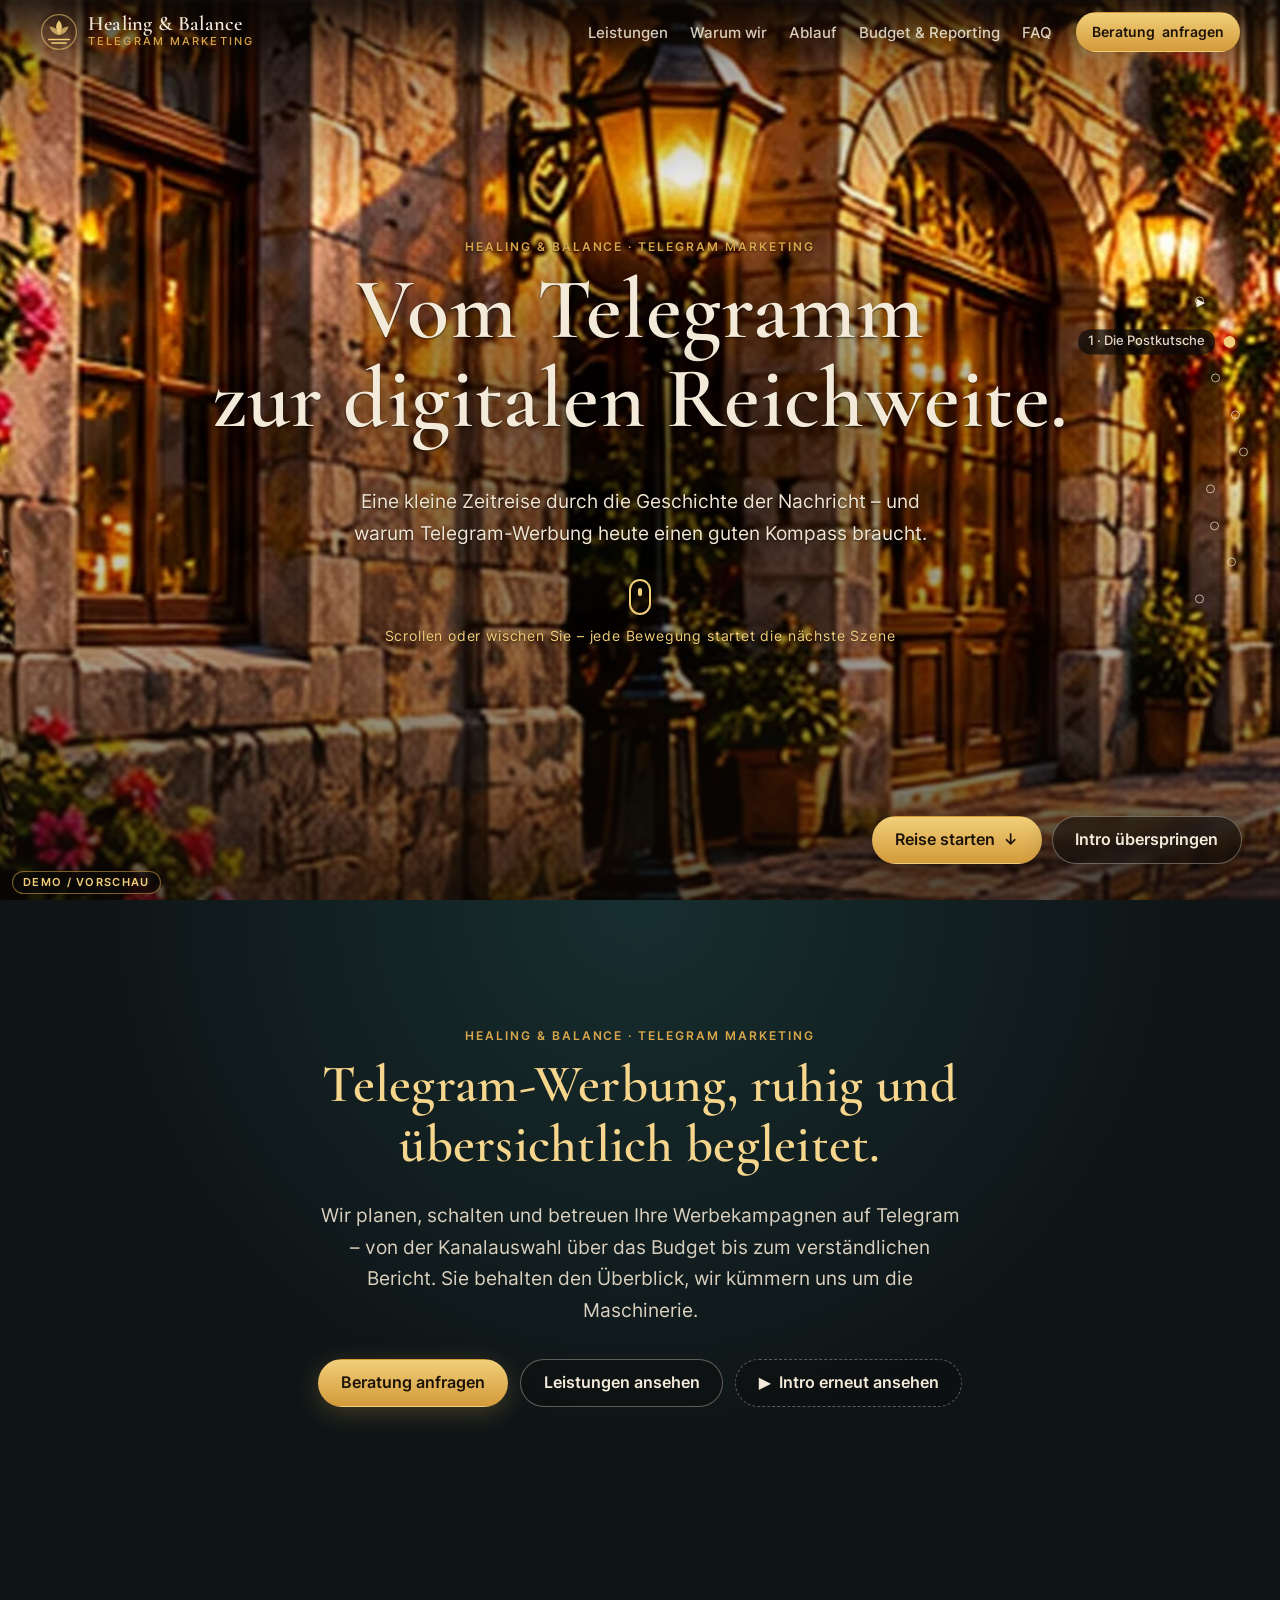
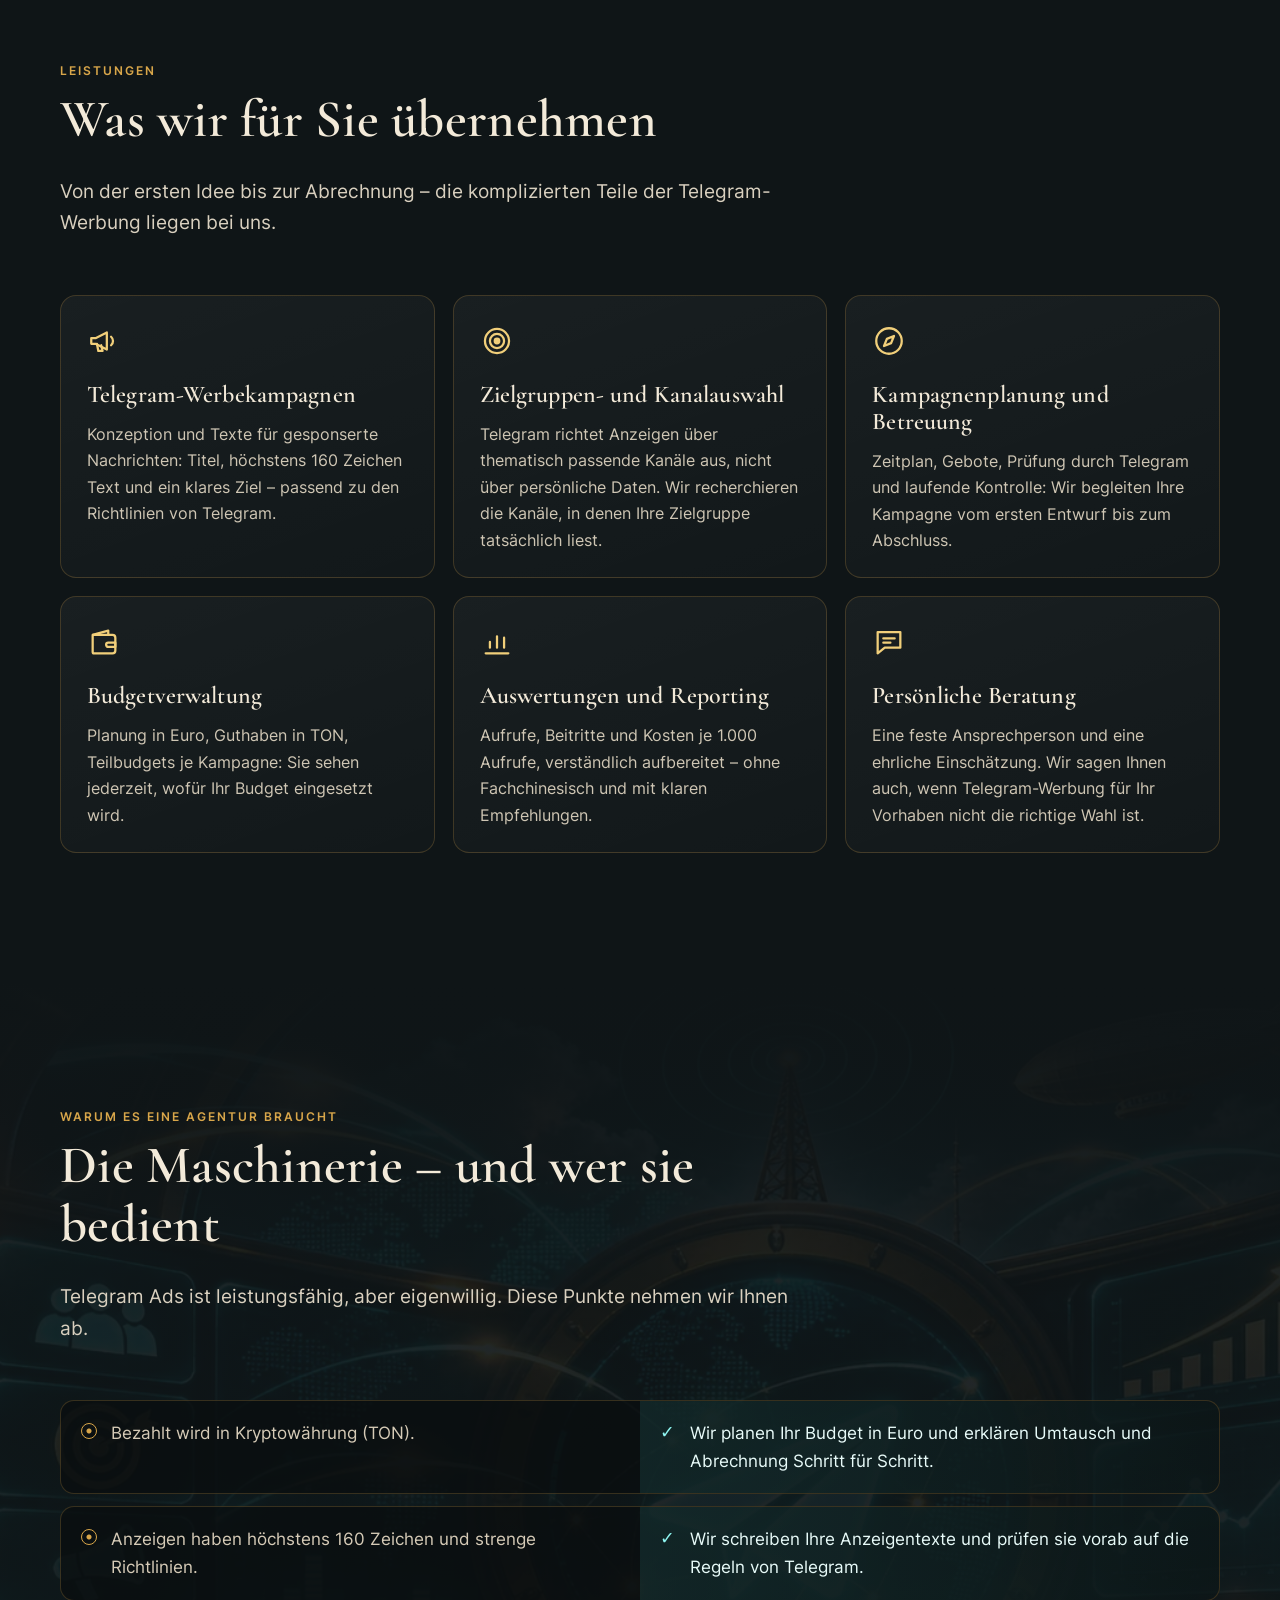
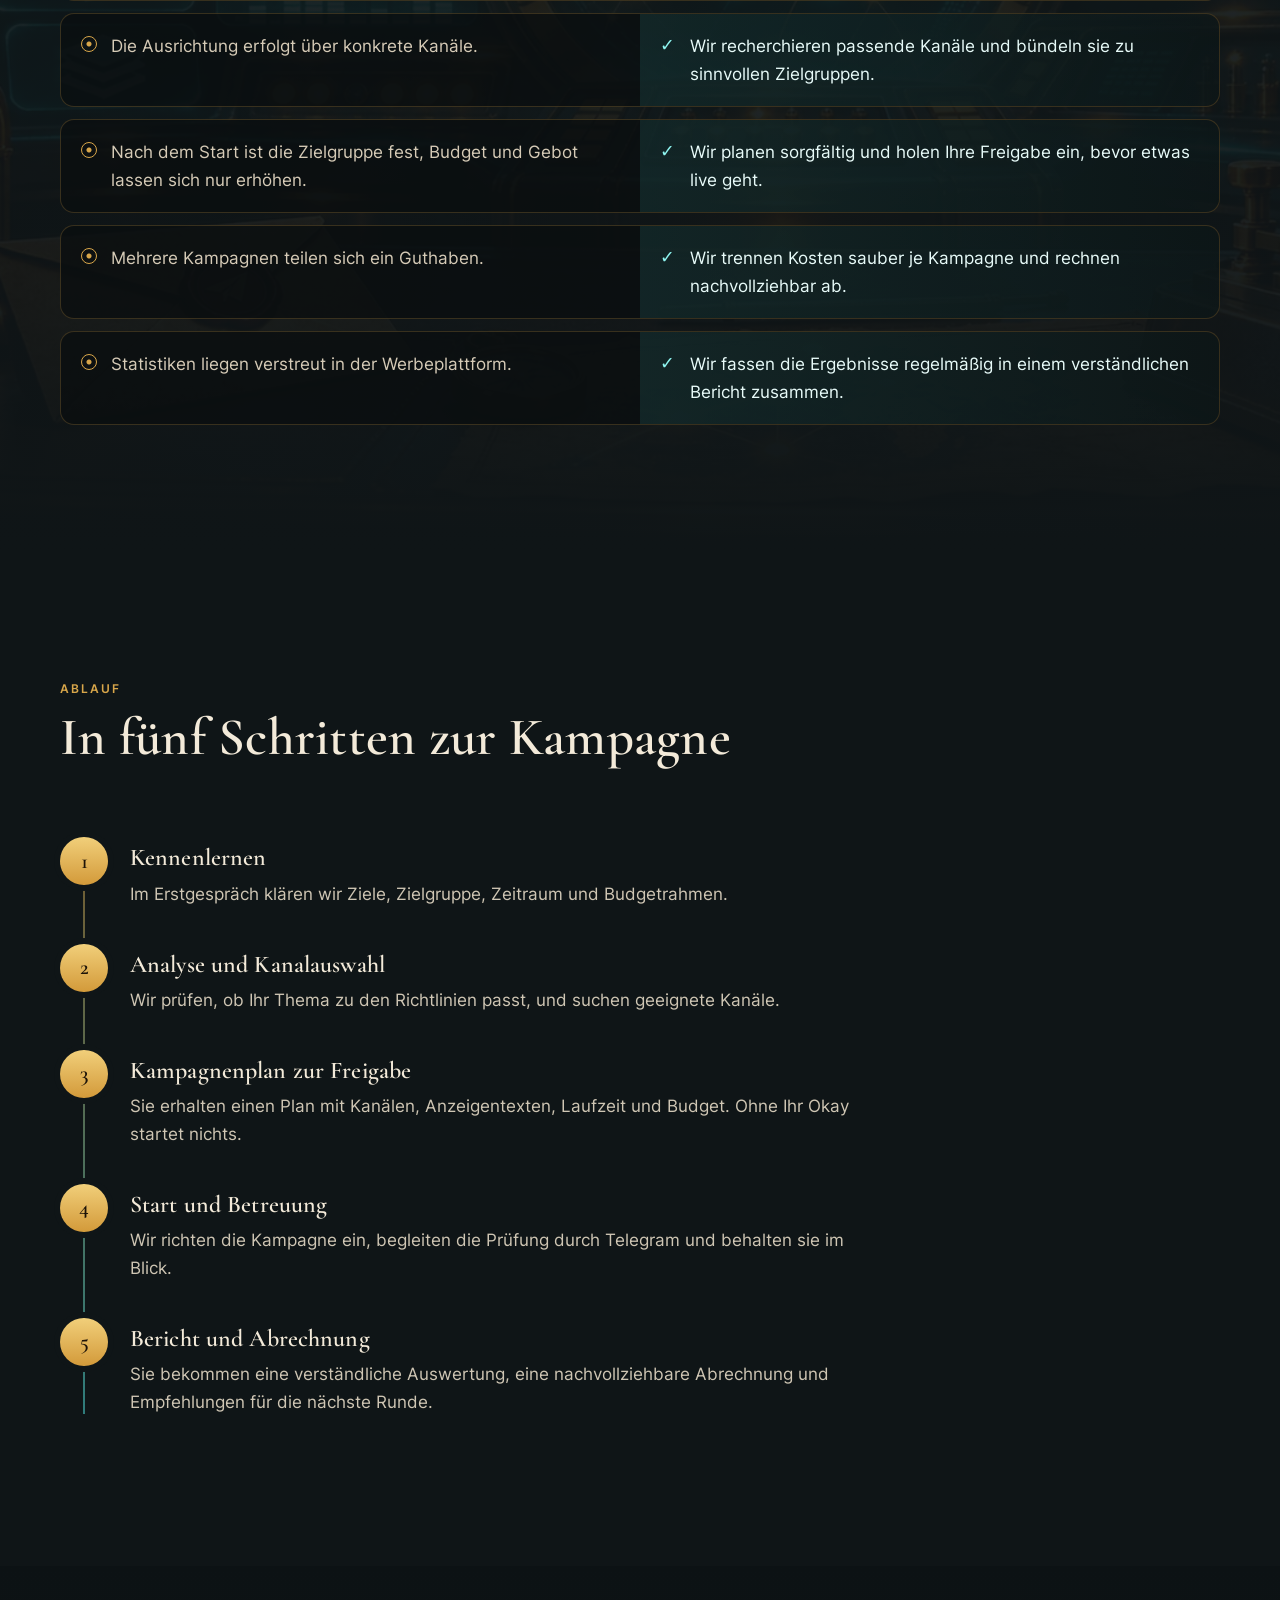
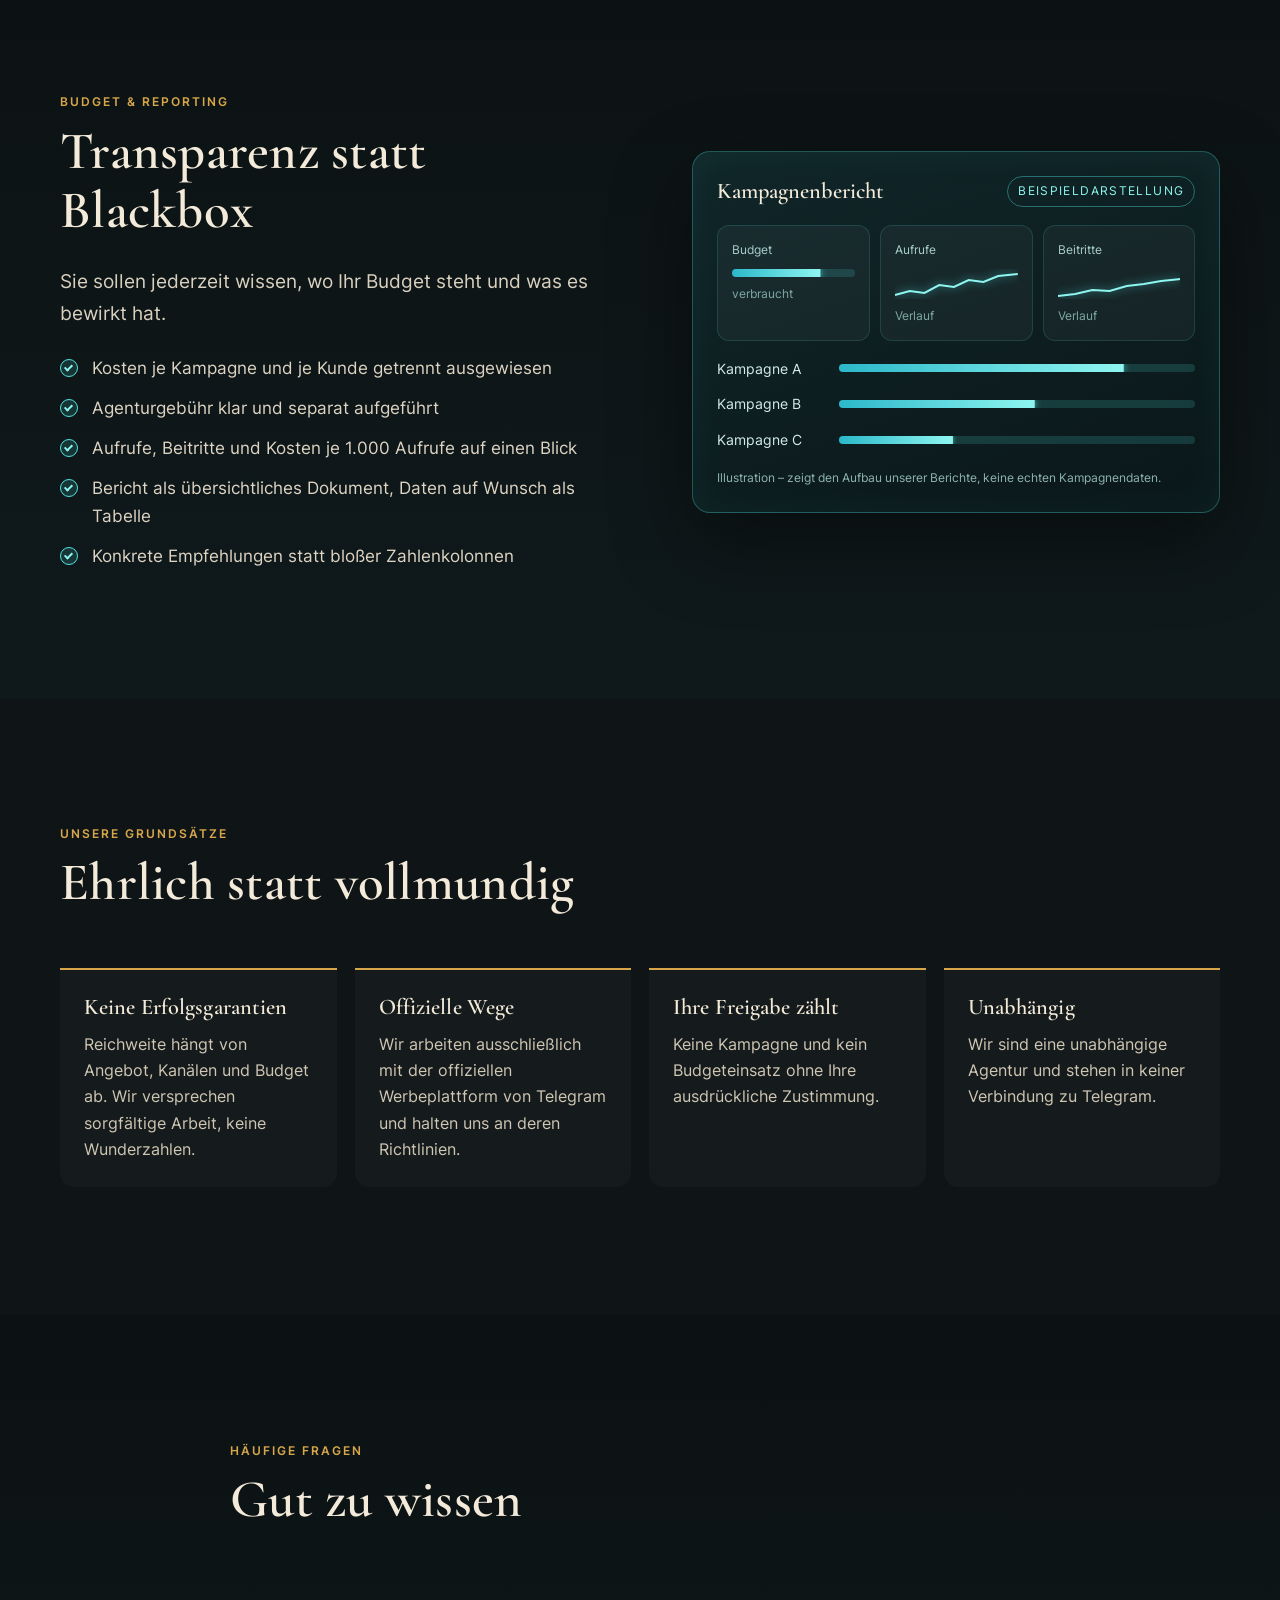
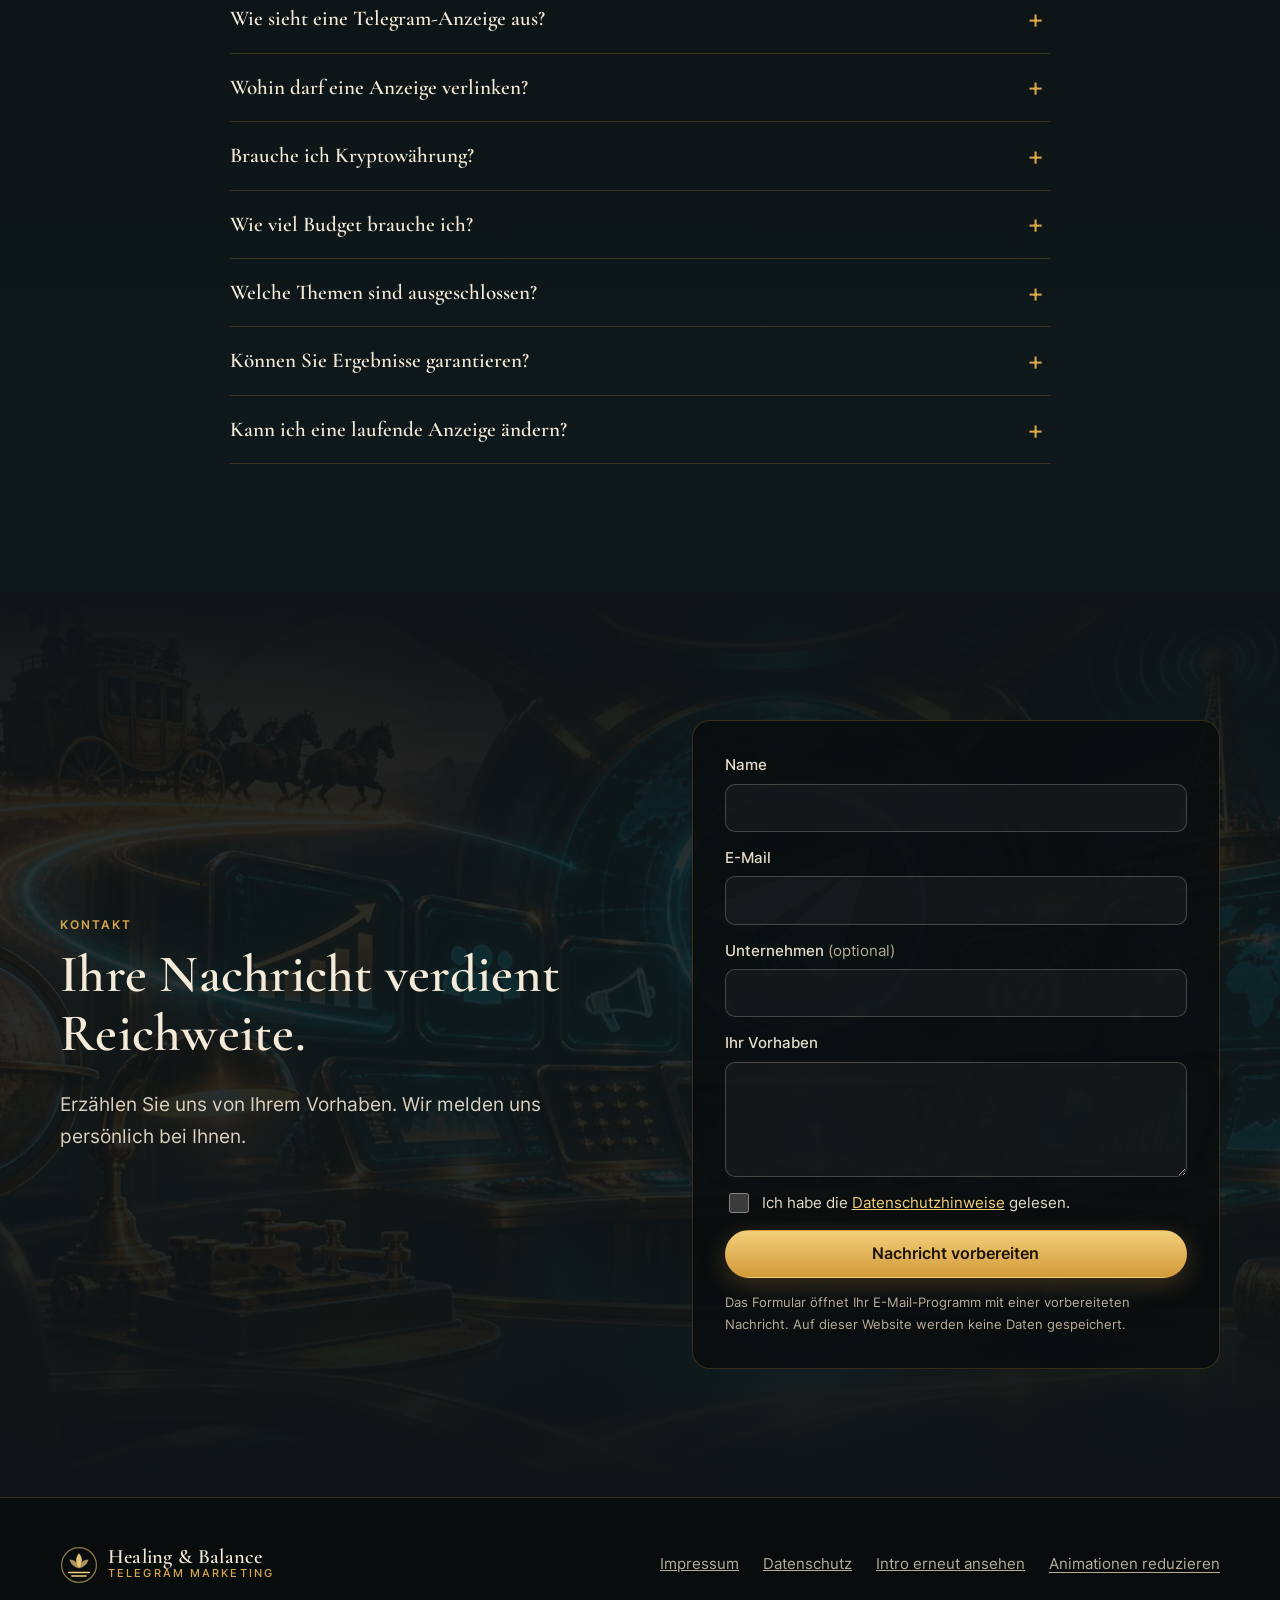
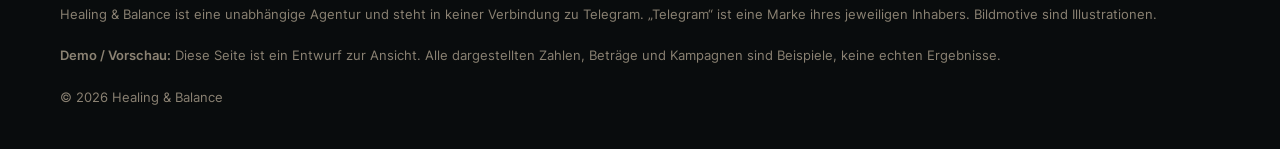
<file: index.html>
<!doctype html>
<html lang="de" class="no-js">
<head>
<meta charset="utf-8">
<meta name="robots" content="noindex, nofollow">
<meta name="viewport" content="width=device-width, initial-scale=1, viewport-fit=cover">
<title>Healing &amp; Balance – Telegram Marketing</title>
<meta name="description" content="Healing & Balance – Telegram Marketing: Planung, Betreuung, Budgetverwaltung und Reporting für Telegram-Werbekampagnen. Vom Telegramm zur digitalen Reichweite.">
<meta name="theme-color" content="#0c0a09">
<link rel="icon" href="assets/img/favicon.svg" type="image/svg+xml">
<link rel="preload" href="assets/fonts/cormorant-garamond-latin-600-normal.woff2" as="font" type="font/woff2" crossorigin>
<link rel="preload" href="assets/fonts/inter-latin-400-normal.woff2" as="font" type="font/woff2" crossorigin>
<link rel="preload" href="assets/img/s1-strasse.webp" as="image" type="image/webp">
<link rel="stylesheet" href="assets/css/style.css">
<script>
(function (d) {
  var c = d.documentElement, rm = false;
  c.classList.remove('no-js'); c.classList.add('js');
  try { rm = window.matchMedia('(prefers-reduced-motion: reduce)').matches; } catch (e) {}
  try { if (localStorage.getItem('hb-motion') === 'aus') rm = true; if (localStorage.getItem('hb-motion') === 'an') rm = false; } catch (e) {}
  if (/[?&]bewegung=aus/.test(location.search)) rm = true;
  if (/[?&]bewegung=an/.test(location.search)) rm = false;
  c.classList.add(rm ? 'rm' : 'story-on');
})(document);
</script>
<script src="assets/js/config.js" defer></script>
<script src="assets/js/story.js" defer></script>
<script src="assets/js/site.js" defer></script>
</head>
<body id="top">
<div class="demo-badge" role="note">Demo / Vorschau</div>
<a class="skip-link" href="#inhalt">Zum Inhalt springen</a>

<!-- ================= Kopfzeile ================= -->
<header class="topbar" id="topbar">
  <a class="brand" href="#top" aria-label="Healing &amp; Balance – zum Anfang">
    <svg class="brand-mark" viewBox="0 0 48 48" aria-hidden="true"><use href="#logo"/></svg>
    <span class="brand-text"><b>Healing &amp; Balance</b><small>Telegram Marketing</small></span>
  </a>
  <nav class="nav" id="nav" aria-label="Hauptnavigation">
    <ul>
      <li><a href="#leistungen">Leistungen</a></li>
      <li><a href="#warum">Warum wir</a></li>
      <li><a href="#ablauf">Ablauf</a></li>
      <li><a href="#reporting">Budget &amp; Reporting</a></li>
      <li><a href="#faq">FAQ</a></li>
      <li class="nav-story"><a href="#story" data-restart>Intro ansehen</a></li>
    </ul>
  </nav>
  <div class="topbar-actions">
    <button class="btn btn--ghost btn--sm skip-intro" id="skipIntro" type="button"><span class="long">Intro </span>überspringen</button>
    <a class="btn btn--gold btn--sm nav-cta" href="#kontakt">Beratung<span class="long"> anfragen</span></a>
    <button class="menu-btn" id="menuBtn" type="button" aria-expanded="false" aria-controls="nav">
      <span class="menu-icon" aria-hidden="true"></span><span class="sr-only">Menü</span>
    </button>
  </div>
</header>

<!-- ================= Die Geschichte ================= -->
<main>
<section class="story" id="story" aria-label="Die Geschichte: Vom Telegramm zur digitalen Reichweite">
  <div class="stage" id="stage">

    <!-- Szene 1 · Die Postkutsche -->
    <div class="scene" id="sc-kutsche" data-len="240" data-chapter="Die Postkutsche">
      <div class="frame">
        <div class="pane">
          <img class="bg" data-src="assets/img/s1-strasse" alt="Eine historische Postkutsche mit zwei Pferden fährt im Abendlicht durch eine europäische Altstadt.">
          <div class="glow" style="--x:13;--y:12;--s:9"></div>
          <div class="glow" style="--x:21;--y:43;--s:5"></div>
          <div class="glow" style="--x:41.5;--y:36;--s:5"></div>
          <!-- Ebenen-Modus (aktiv, sobald eine leere Straße in config.js eingetragen ist) -->
          <div class="coach" id="coach" hidden>
            <img class="coach-base" alt="" data-src-raw="assets/img/c-kutsche-ohne-raeder.webp">
            <div class="horses" hidden></div>
            <div class="wheel wheel--rear"><img alt="" data-src-raw="assets/img/c-rad-hinten.webp"></div>
            <div class="wheel wheel--front"><img alt="" data-src-raw="assets/img/c-rad-vorne.webp"></div>
          </div>
        </div>
        <div class="pane" data-t=".56,,.12" data-fx="fade">
          <img class="bg" data-src="assets/img/s1-kutsche-nah" alt="Die Postkutsche kommt vor einem alten Stadttor zum Stehen.">
          <div class="glow" style="--x:18;--y:13;--s:8"></div>
          <div class="glow" style="--x:38;--y:33;--s:5"></div>
        </div>
      </div>
      <div class="shade shade--warm"></div>

      <div class="hero-title" data-t="-1,.17" data-fx="up">
        <p class="kicker">Healing &amp; Balance · Telegram Marketing</p>
        <h1>Vom Telegramm<br>zur digitalen Reichweite.</h1>
        <p class="hero-sub">Eine kleine Zeitreise durch die Geschichte der Nachricht – und warum Telegram-Werbung heute einen guten Kompass braucht.</p>
        <p class="scroll-hint film-hide"><span class="scroll-hint-dot" aria-hidden="true"></span>Scrollen Sie, um die Reise zu beginnen</p>
      </div>
      <div class="cap cap--top cap--keep film-hide step-hide" data-t=".24,.54">
        <p class="kicker">Kapitel 1 · Die Postkutsche</p>
        <h2>Einst reisten Nachrichten mit zwei Pferdestärken.</h2>
        <p>Tagelang über Kopfsteinpflaster, von Stadt zu Stadt – damit eine Botschaft ihr Ziel erreichte.</p>
      </div>
      <div class="cap" data-t=".7,.97">
        <p class="kicker">Endstation</p>
        <h2>Die Kutsche hält.</h2>
        <p>Der Postbote steigt ab. Er hat etwas für Sie dabei.</p>
      </div>
    </div>

    <!-- Szene 2 + 3 · Übergabe und Verwandlung -->
    <div class="scene" id="sc-telegramm" data-len="560" data-chapter="Die Übergabe" data-chapter2=".5|Die Verwandlung">
      <div class="frame">
        <div class="pane">
          <img class="bg" data-src="assets/img/s2-uebergabe" alt="Ein lächelnder Postbote überreicht einen versiegelten Brief.">
          <div class="glow" style="--x:9;--y:32;--s:9"></div>
        </div>
        <div class="pane" data-t=".515,,.08" data-fx="fade">
          <img class="bg" data-src="assets/img/s3-zerfall" alt="Ein Pergamentbrief zerfällt in leuchtende Pixel, aus denen ein digitaler Papierflieger entsteht.">
        </div>
      </div>
      <div class="dim" id="tgDim"></div>

      <div class="env" id="env" aria-hidden="true">
        <img class="env-img" data-src-raw="assets/img/c-umschlag.webp" alt="">
        <img class="env-closed" alt="" hidden>
        <img class="env-seal" data-src-raw="assets/img/c-siegel.webp" alt="">
        <span class="env-flash"></span>
      </div>

      <div class="tg" id="tg" role="note" aria-label="Telegramm">
        <div class="tg-head"><span class="tg-title">Telegramm</span><span class="tg-no">Nr. 1850 · Eilt</span></div>
        <div class="tg-meta"><span>An: Sie</span><span>Von: Healing &amp; Balance</span></div>
        <p class="tg-msg" id="tgMsg">Ihre Nachricht verdient Reichweite.</p>
        <div class="tg-foot"><span>Zugestellt per Postkutsche</span><svg viewBox="0 0 40 16" aria-hidden="true"><path d="M2 12h6l3-8h18l3 8h6" fill="none" stroke="currentColor" stroke-width="1.4"/><circle cx="11" cy="13" r="2.4" fill="none" stroke="currentColor" stroke-width="1.4"/><circle cx="29" cy="13" r="2.4" fill="none" stroke="currentColor" stroke-width="1.4"/></svg></div>
      </div>

      <svg class="flight" id="flight" aria-hidden="true">
        <defs>
          <linearGradient id="trailGrad" x1="0" y1="0" x2="1" y2="0">
            <stop offset="0" stop-color="#f1cf7a"/><stop offset=".45" stop-color="#7ff3ee"/><stop offset="1" stop-color="#3cd6f0"/>
          </linearGradient>
          <linearGradient id="planeGrad" x1="0" y1="0" x2="1" y2="1">
            <stop offset="0" stop-color="#e9ffff"/><stop offset="1" stop-color="#4fe3e0"/>
          </linearGradient>
        </defs>
        <path class="trail trail--wide" id="trailWide" d=""/>
        <path class="trail trail--core" id="trailCore" d=""/>
        <g class="plane" id="plane">
          <g transform="translate(-55 -50)">
            <path d="M100 28 L0 46 L33 57 Z" fill="url(#planeGrad)" fill-opacity=".9"/>
            <path d="M100 28 L33 57 L44 84 Z" fill="#2fb8c9" fill-opacity=".85"/>
            <path d="M33 57 L49 66 L100 28" fill="#0f6f7d" fill-opacity=".9"/>
            <path d="M100 28 L0 46 L33 57 L44 84 L49 66 Z" fill="none" stroke="#e9ffff" stroke-width="1.6" stroke-linejoin="round"/>
          </g>
        </g>
      </svg>

      <div class="cap" data-t=".03,.19">
        <p class="kicker">Kapitel 2 · Die Übergabe</p>
        <h2>Ein versiegeltes Telegramm – nur für Sie.</h2>
        <p>Persönlich überbracht und mit Wachs verschlossen. So viel war eine wichtige Nachricht wert.</p>
      </div>
      <div class="cap cap--top" data-t=".585,.76">
        <p class="kicker">Kapitel 3 · Die Verwandlung</p>
        <h2>Aus Papier wird Licht.</h2>
        <p>Was früher Tage brauchte, erreicht heute in Sekunden sein Publikum – über Telegram.</p>
      </div>
      <div class="cap film-hide" data-t=".86,.985">
        <p class="kicker">Willkommen in der Gegenwart</p>
        <h2>Die Welt der Telegram-Werbung.</h2>
        <p>Doch bevor eine Anzeige startet, wartet eine erstaunlich komplizierte Maschinerie. Werfen wir einen Blick hinein.</p>
      </div>
    </div>

    <!-- Übergang nach dem Film-Intro (nur im Film-Modus) -->
    <div class="scene" id="sc-willkommen" data-len="90" data-chapter="Überblick">
      <div class="frame">
        <div class="pane">
          <img class="bg" data-src="assets/img/s4-wechselstube" alt="">
        </div>
      </div>
      <div class="dim dim--welcome" data-t="-1,.3,.45" data-fx="var"></div>
      <div class="welcome" data-t="-1,.28,.3" data-fx="up">
        <p class="kicker">Healing &amp; Balance · Telegram Marketing</p>
        <h2 id="welcomeTitle" tabindex="-1">Willkommen in der Welt der Telegram-Werbung.</h2>
        <p>Telegram-Werbung kann kompliziert sein. Scrollen Sie weiter – wir zeigen Ihnen die Maschinerie dahinter und wie wir sie für Sie übersichtlich machen.</p>
        <div class="welcome-cta">
          <a class="btn btn--gold" href="#leistungen">Direkt zu den Leistungen</a>
          <button class="btn btn--ghost" type="button" data-replay><span aria-hidden="true">▶</span> Intro erneut ansehen</button>
        </div>
        <p class="scroll-hint welcome-hint"><span class="scroll-hint-dot" aria-hidden="true"></span>Weiter scrollen</p>
      </div>
    </div>

    <!-- Szene 4 · Die Wechselstube -->
    <div class="scene" id="sc-wechsel" data-len="210" data-chapter="Die Wechselstube">
      <div class="frame">
        <div class="pane">
          <img class="bg" data-src="assets/img/s4-wechselstube" alt="Eine historische Wechselstube: Ein Herr tauscht Banknoten gegen digitale Währung.">
          <div class="ov sign" style="--x:55;--y:12.5;--w:28;--r:-3.5deg" data-t=".02" data-fx="pop">
            <b class="sign-big">Die Wechselstube</b><span class="sign-sub">Euro <i>⟶</i> Kryptowährung</span>
          </div>
          <div class="ov board" style="--x:9.3;--y:31.5;--w:8.6" data-t=".08" data-fx="pop">
            <b>Einzahlung</b><span>Euro</span><span>Banknoten</span><span>Überweisung</span>
          </div>
          <div class="ov board" style="--x:95;--y:28;--w:8.4;--r:-1deg" data-t=".14" data-fx="pop">
            <b>Empfang</b><span>Toncoin</span><span>Digitale Werte</span><span>Weltweit</span>
          </div>
          <div class="ov holo-label" style="--x:49.7;--y:34.4;--w:20" data-t=".18" data-fx="fade"><span class="flap" data-flap="EUR ⟶ TON">EUR ⟶ TON</span></div>
          <div class="ov holo-label" style="--x:49.7;--y:49;--w:20" data-t=".3" data-fx="fade"><span class="flap" data-flap="KURS SCHWANKT">KURS SCHWANKT</span></div>
          <div class="coins" aria-hidden="true">
            <span class="coin" style="--x0:46;--y0:57;--x1:62;--y1:62" data-t=".3,,.25" data-fx="var"></span>
            <span class="coin" style="--x0:45;--y0:58;--x1:64;--y1:63" data-t=".36,,.25" data-fx="var"></span>
            <span class="coin" style="--x0:47;--y0:56;--x1:66;--y1:61" data-t=".42,,.25" data-fx="var"></span>
            <span class="coin" style="--x0:46;--y0:57;--x1:63;--y1:60" data-t=".48,,.25" data-fx="var"></span>
          </div>
        </div>
      </div>
      <div class="shade"></div>
      <div class="cap" data-t=".08,.95">
        <p class="kicker">Station 1 · Die Wechselstube</p>
        <h2>Erst tauschen, dann werben.</h2>
        <p>Telegram-Anzeigen werden in Kryptowährung bezahlt, in Toncoin (TON). Wer in Euro plant, muss zuerst umtauschen – zu einem Kurs, der sich ständig bewegt.</p>
      </div>
    </div>

    <!-- Szene 5 · TON und Wallet -->
    <div class="scene" id="sc-ton" data-len="270" data-chapter="TON &amp; Wallet">
      <div class="frame">
        <div class="pane">
          <img class="bg" data-src="assets/img/s5-ton" alt="Eine imposante Tresortür öffnet sich, dahinter leuchten TON-Münzen.">
          <div class="vault-glow" style="--x:52;--y:42"></div>
          <div class="ov row-label" style="--x:19.6;--y:20.5;--w:9" data-t="0.03" data-fx="fade">Große Reichweite</div>
          <div class="ov row-label" style="--x:19.6;--y:30;--w:9" data-t="0.06" data-fx="fade">Großes Publikum</div>
          <div class="ov row-label" style="--x:19.6;--y:38.5;--w:9" data-t="0.09" data-fx="fade">Flexibles Budget</div>
          <div class="ov row-label" style="--x:19.6;--y:47.5;--w:9" data-t="0.12" data-fx="fade">Neue Chancen</div>
          <div class="ov row-label" style="--x:90.2;--y:21.5;--w:10" data-t="0.12" data-fx="fade">Aufwendige Einrichtung</div>
          <div class="ov row-label" style="--x:90.2;--y:30;--w:10" data-t="0.15" data-fx="fade">Prüfung &amp; Regeln</div>
          <div class="ov row-label" style="--x:90.2;--y:39;--w:10" data-t="0.18" data-fx="fade">Wallet &amp; Anbindung</div>
          <div class="ov row-label" style="--x:90.2;--y:47.5;--w:10" data-t="0.21" data-fx="fade">Viele Einzelschritte</div>
          <div class="ov spine" style="--x:88.5;--y:60.5;--w:13;--r:-3deg" data-t=".18" data-fx="fade">TON-Anbindung</div>
          <div class="ov spine" style="--x:88.5;--y:66.5;--w:13;--r:-1deg" data-t=".2" data-fx="fade">Werbeguthaben</div>
          <div class="ov spine" style="--x:88.5;--y:73;--w:13;--r:0deg" data-t=".22" data-fx="fade">Wallet-Vorgänge</div>
          <div class="ov spine" style="--x:88.5;--y:79;--w:13;--r:2deg" data-t=".24" data-fx="fade">Richtlinien</div>
          <div class="ov spine" style="--x:88.5;--y:85;--w:13;--r:4deg" data-t=".26" data-fx="fade">Kampagnen-Setup</div>
        </div>
        <div class="pane" data-t=".46,,.09" data-fx="fade">
          <img class="bg" data-src="assets/img/s5-wallet" alt="Eine Steampunk-Maschine überträgt leuchtende Münzen von einem Wallet zum anderen.">
          <div class="ov poster" style="--x:52.2;--y:4.6;--w:18">
            <b>Budget-Transfer</b><span>über Wallet-Systeme</span>
          </div>
          <div class="ov checklist" style="--x:71.5;--y:21.3;--w:10.2;--r:1deg">
            <b>Ablauf</b>
            <span data-t=".6" data-fx="tick">Budget prüfen</span>
            <span data-t=".65" data-fx="tick">Transfer freigeben</span>
            <span data-t=".7" data-fx="tick">Über Wallets leiten</span>
            <span data-t=".75" data-fx="tick">Absichern</span>
            <span data-t=".8" data-fx="tick">Bestätigen</span>
          </div>
          <div class="ov gauge" style="--x:92;--y:15;--w:8.6">
            <b>Guthaben</b><span>wird übertragen</span><i class="bar"><i data-t=".56,,.36" data-fx="bar"></i></i>
          </div>
          <div class="ov plate" style="--x:21.3;--y:27.9;--w:8.4">Wallet · Quelle</div>
          <div class="ov plate" style="--x:84.7;--y:36.4;--w:9.4">Wallet · Ziel</div>
          <div class="ov plate" style="--x:55.2;--y:53.7;--w:9">Transfer-Maschine</div>
          <div class="ov plate plate--sm" style="--x:48;--y:68.3;--w:6">Prüfung</div>
          <div class="ov plate plate--sm" style="--x:56.5;--y:68.3;--w:6.4">Sicherung</div>
          <div class="ov plate plate--sm" style="--x:63;--y:68.3;--w:6">Abschluss</div>
          <div class="ov ink ink--title" style="--x:18.2;--y:68.5;--w:12;--r:-5deg">TELEGRAMM</div>
          <div class="ov ink" style="--x:14.8;--y:81.5;--w:17;--r:-6deg">Transferauftrag<br>Von: Wallet A<br>An: Wallet B<br>Betrag: •••••••<br>Status: unterwegs</div>
          <div class="ov ink ink--title" style="--x:87.7;--y:66.8;--w:12;--r:4deg">Transferroute</div>
          <svg class="ov-svg" viewBox="0 0 1672 941" preserveAspectRatio="none" aria-hidden="true">
            <path id="walletPath" d="M330 470 C 470 470, 560 470, 700 455 S 980 470, 1120 470 S 1300 480, 1395 480" fill="none"/>
            <circle class="packet" r="11" data-t=".56,,.34" data-fx="path" data-path="walletPath"/>
            <circle class="packet packet--2" r="7" data-t=".62,,.3" data-fx="path" data-path="walletPath"/>
          </svg>
        </div>
      </div>
      <div class="shade"></div>
      <div class="cap" data-t=".05,.42">
        <p class="kicker">Station 2 · TON &amp; Wallet</p>
        <h2>Ein Tresor voller Regeln.</h2>
        <p>Für Telegram Ads braucht es ein Werbekonto, ein Krypto-Wallet und Guthaben in TON – dazu die Kenntnis der Richtlinien, bevor die erste Anzeige laufen darf.</p>
      </div>
      <div class="cap" data-t=".58,.95">
        <p class="kicker">Station 2 · Der Transfer</p>
        <h2>Jeder Transfer ist ein eigener Schritt.</h2>
        <p>Vom Wallet aufs Werbekonto: Das Guthaben wird geprüft, übertragen und bestätigt. Und einmal aufgeladen, lässt es sich nicht zurückbuchen.</p>
      </div>
    </div>

    <!-- Szene 6 · Telegram Ads -->
    <div class="scene" id="sc-ads" data-len="230" data-chapter="Telegram Ads">
      <div class="frame">
        <div class="pane">
          <img class="bg" data-src="assets/img/s6-ads" alt="Eine historische Kommunikationszentrale mit vielen Bildschirmen, Hebeln und Personal steuert Werbekampagnen.">
          <div class="ov banner" style="--x:55;--y:15.3;--w:24;--r:-3deg"><b>Werbe-Kontrollzentrale</b><span>Telegram Ads</span></div>
          <div class="ov screen" style="--x:31;--y:38.6;--w:8.6;--h:25">
            <b>Kampagnen</b>
            <span data-t=".1" data-fx="hl">Start</span><span data-t=".16" data-fx="hl">Wachstum</span><span data-t=".22" data-fx="hl">Aktion</span><span data-t=".28" data-fx="hl">Wiederansprache</span><span data-t=".34" data-fx="hl">A/B-Test</span>
          </div>
          <div class="ov screen" style="--x:66;--y:35.7;--w:12.6;--h:29.5">
            <b>Steuerung</b>
            <span class="tgl" data-t=".2" data-fx="var">Reichweite<i></i></span>
            <span class="tgl" data-t=".26" data-fx="var">Kanal-Beitritte<i></i></span>
            <span class="tgl" data-t=".32" data-fx="var">Bot-Starts<i></i></span>
            <span class="tgl" data-t=".38" data-fx="var">Zielkanäle<i></i></span>
            <span class="tgl" data-t=".44" data-fx="var">Sprache<i></i></span>
          </div>
          <div class="ov screen" style="--x:79.5;--y:35;--w:13.6;--h:29.5">
            <b>Auswertung</b>
            <span class="meter">Aufrufe<i class="bar"><i data-t=".3,,.3" data-fx="bar" style="--max:.86"></i></i></span>
            <span class="meter">Beitritte<i class="bar"><i data-t=".36,,.3" data-fx="bar" style="--max:.58"></i></i></span>
            <span class="meter">Kosten je 1.000 Aufrufe<i class="bar"><i data-t=".42,,.3" data-fx="bar" style="--max:.4"></i></i></span>
            <small>Illustration ohne echte Werte</small>
          </div>
          <div class="ov lever" style="--x:40;--y:76.2;--w:5.4">Budget</div>
          <div class="ov lever" style="--x:45.8;--y:76.2;--w:5.6">Zielgruppe</div>
          <div class="ov lever" style="--x:51.8;--y:76.2;--w:5.6">Kanäle</div>
          <div class="ov lever" style="--x:57.7;--y:76.2;--w:5.6">Zeitplan</div>
          <div class="ov lever" style="--x:64;--y:76.2;--w:5.4">Gebot</div>
          <span class="lamp" style="--x:40.8;--y:62.5" data-t=".5,,.04" data-fx="var"></span>
          <span class="lamp" style="--x:46.6;--y:61.5" data-t=".56,,.04" data-fx="var"></span>
          <span class="lamp" style="--x:54.3;--y:59.8" data-t=".62,,.04" data-fx="var"></span>
          <span class="lamp" style="--x:59.7;--y:60.5" data-t=".68,,.04" data-fx="var"></span>
          <span class="lamp" style="--x:65.9;--y:60.6" data-t=".74,,.04" data-fx="var"></span>
          <span class="ping" style="--x:48;--y:38"></span><span class="ping" style="--x:53.5;--y:31.5;--d:.7s"></span><span class="ping" style="--x:43;--y:33;--d:1.3s"></span><span class="ping" style="--x:56;--y:43;--d:1.9s"></span>
        </div>
      </div>
      <div class="shade"></div>
      <div class="cap" data-t=".05,.46">
        <p class="kicker">Station 3 · Telegram Ads</p>
        <h2>Viele Hebel – und jeder zählt.</h2>
        <p>Anzeigen mit höchstens 160 Zeichen, sorgfältig ausgewählte Kanäle, Mindestgebote und eine Prüfung durch Telegram: Erst wenn alles passt, geht eine Kampagne live.</p>
      </div>
      <div class="cap" data-t=".56,.95">
        <p class="kicker">Station 3 · Nach dem Start</p>
        <h2>Einmal gestartet, wenig Spielraum.</h2>
        <p>Die Zielgruppe einer laufenden Anzeige lässt sich nicht mehr ändern, Budget und Gebot nur noch erhöhen. Gute Planung entscheidet.</p>
      </div>
    </div>

    <!-- Szene 7 · Kundenbudgets -->
    <div class="scene" id="sc-budget" data-len="240" data-chapter="Kundenbudgets">
      <div class="frame">
        <div class="pane">
          <img class="bg" data-src="assets/img/s7-budget" alt="Eine komplizierte mechanische Rechenmaschine verteilt ein Werbebudget auf mehrere Kunden.">
          <div class="ov display" style="--x:61.9;--y:10.6;--w:24">
            <b>Gemeinsames Werbeguthaben</b>
            <span class="digits" data-t=".04,,.2" data-fx="count" data-count="10000" data-suffix=" €">0 €</span>
          </div>
          <div class="ov checklist checklist--dark" style="--x:35;--y:13.6;--w:15.6">
            <b>Verteilregeln</b>
            <span data-t=".18" data-fx="tick">Aufteilung laut Kundenvertrag</span>
            <span data-t=".24" data-fx="tick">Kosten je Kampagne erfassen</span>
            <span data-t=".3" data-fx="tick">Agenturgebühr je Vertrag</span>
            <span data-t=".36" data-fx="tick">Je Kunde abrechnen</span>
          </div>
          <div class="ov checklist checklist--dark" style="--x:86.8;--y:12;--w:20.6">
            <b>Budgetstruktur</b>
            <span>Teilbudget je Kunde</span>
            <span>Kampagnenkosten je Kunde</span>
            <span>Agenturgebühr (Betreuung, Reporting)</span>
          </div>
          <div class="ov ledger" style="--x:20.3;--y:35.7;--w:14.8;--h:30">
            <span>Kampagnenkosten<i class="bar"><i data-t=".3,,.4" data-fx="bar" style="--max:.9"></i></i></span>
            <span>Agenturgebühr<i class="bar"><i data-t=".34,,.4" data-fx="bar" style="--max:.1"></i></i></span>
            <span>Verteilt<i class="bar"><i data-t=".38,,.4" data-fx="bar" style="--max:1"></i></i></span>
            <span>Reserve<i class="bar"><i data-t=".42,,.4" data-fx="bar" style="--max:.05"></i></i></span>
          </div>
          <div class="ov plate plate--gold" style="--x:59.2;--y:30.7;--w:9">Budget-Verteilung</div>
          <div class="ov client" style="--x:35;--y:45.2;--w:13.2;--h:22">
            <b>Kunde A</b><span class="digits" data-t=".3,,.2" data-fx="count" data-count="4000" data-suffix=" €">0 €</span>
            <small>Kampagnen 3.600 € · Gebühr 10 % 400 €</small>
          </div>
          <div class="ov client" style="--x:51.4;--y:45.2;--w:14.2;--h:22">
            <b>Kunde B</b><span class="digits" data-t=".38,,.2" data-fx="count" data-count="3000" data-suffix=" €">0 €</span>
            <small>Kampagnen 2.700 € · Gebühr 10 % 300 €</small>
          </div>
          <div class="ov client" style="--x:67.5;--y:45.2;--w:14.8;--h:22">
            <b>Kunde C</b><span class="digits" data-t=".46,,.2" data-fx="count" data-count="2000" data-suffix=" €">0 €</span>
            <small>Kampagnen 1.800 € · Gebühr 10 % 200 €</small>
          </div>
          <div class="ov client" style="--x:84.8;--y:45.2;--w:14.8;--h:22">
            <b>Kunde D</b><span class="digits" data-t=".54,,.2" data-fx="count" data-count="1000" data-suffix=" €">0 €</span>
            <small>Kampagnen 900 € · Gebühr 10 % 100 €</small>
          </div>
          <div class="ov tab" style="--x:29;--y:63.7;--w:8">Kunde A · Akte</div>
          <div class="ov tab" style="--x:47.5;--y:64;--w:8.6">Kunde B · Akte</div>
          <div class="ov tab" style="--x:66;--y:64.5;--w:8.6">Kunde C · Akte</div>
          <div class="ov tab" style="--x:83.7;--y:64.5;--w:8.4">Kunde D · Akte</div>
          <div class="ov ink ink--hand" style="--x:39;--y:73.5;--w:16;--r:-3deg">Budgetbuch</div>
          <div class="ov ink ink--hand" style="--x:58.5;--y:75.5;--w:14;--r:3deg">Abrechnung</div>
          <div class="ov spine spine--dark" style="--x:92.8;--y:70.8;--w:12;--r:7deg">Kundenverträge</div>
          <div class="ov spine spine--dark" style="--x:92.8;--y:76.6;--w:12;--r:7deg">Kampagnenkosten</div>
          <div class="ov spine spine--dark" style="--x:92.8;--y:82.6;--w:12;--r:7deg">Agenturgebühren</div>
          <div class="ov spine spine--dark" style="--x:92.8;--y:88.5;--w:12;--r:7deg">Budgetberichte</div>
          <div class="ov spine spine--dark" style="--x:92.8;--y:94;--w:12;--r:8deg">Abgleich</div>
          <svg class="ov-svg" viewBox="0 0 1672 941" preserveAspectRatio="none" aria-hidden="true">
            <path id="flowA" d="M1035 200 C 1000 240, 860 225, 780 245 S 600 260, 585 320" fill="none"/>
            <path id="flowB" d="M1035 200 C 1010 240, 900 250, 860 320" fill="none"/>
            <path id="flowC" d="M1035 200 C 1060 240, 1120 250, 1130 320" fill="none"/>
            <path id="flowD" d="M1035 200 C 1080 240, 1250 225, 1330 250 S 1410 290, 1418 320" fill="none"/>
            <circle class="packet packet--gold" r="9" data-t=".3,,.12" data-fx="path" data-path="flowA"/>
            <circle class="packet packet--gold" r="9" data-t=".38,,.12" data-fx="path" data-path="flowB"/>
            <circle class="packet packet--gold" r="9" data-t=".46,,.12" data-fx="path" data-path="flowC"/>
            <circle class="packet packet--gold" r="9" data-t=".54,,.12" data-fx="path" data-path="flowD"/>
          </svg>
        </div>
      </div>
      <div class="shade"></div>
      <div class="cap" data-t=".06,.95">
        <p class="kicker">Station 4 · Kundenbudgets</p>
        <h2>Ein Guthaben, viele Kunden.</h2>
        <p>Für Agenturen beginnt die eigentliche Arbeit hier: Guthaben aufteilen, Kosten je Kampagne zuordnen, Gebühren berechnen und am Ende sauber abrechnen.</p>
        <p class="note">Alle Beträge in dieser Szene sind eine Beispielrechnung.</p>
      </div>
    </div>

    <!-- Szene 8 · Die Lösung -->
    <div class="scene" id="sc-loesung" data-len="230" data-chapter="Die Lösung">
      <div class="frame">
        <div class="pane">
          <img class="bg" data-src="assets/img/s7-budget" alt="">
        </div>
        <div class="pane" data-t=".22,,.2" data-fx="fade">
          <img class="bg" data-src="assets/img/s8-zentrale" alt="Eine moderne, leuchtende Marketing-Zentrale mit klar gegliederten Anzeigen.">
        </div>
      </div>
      <div class="dim dim--solution" data-t=".2,,.25" data-fx="var"></div>
      <svg class="gears" id="gears" aria-hidden="true"></svg>
      <div class="solution">
        <svg class="solution-logo" viewBox="0 0 48 48" aria-hidden="true" data-t=".36,,.1" data-fx="pop"><use href="#logo"/></svg>
        <p class="kicker" data-t=".4,,.08" data-fx="up">Healing &amp; Balance · Telegram Marketing</p>
        <h2 class="solution-claim" data-t=".44,,.1" data-fx="up">Telegram-Werbung kann kompliziert sein.<br><em>Wir machen sie übersichtlich.</em></h2>
        <ul class="dash" aria-label="Was wir für Sie bündeln">
          <li data-t=".55,,.08" data-fx="up"><svg viewBox="0 0 24 24" aria-hidden="true"><use href="#i-users"/></svg><b>Kunden</b><span>Alles an einem Ort</span></li>
          <li data-t=".59,,.08" data-fx="up"><svg viewBox="0 0 24 24" aria-hidden="true"><use href="#i-megaphone"/></svg><b>Kampagnen</b><span>Geplant und betreut</span></li>
          <li data-t=".63,,.08" data-fx="up"><svg viewBox="0 0 24 24" aria-hidden="true"><use href="#i-target"/></svg><b>Kanäle</b><span>Passend ausgewählt</span></li>
          <li data-t=".67,,.08" data-fx="up"><svg viewBox="0 0 24 24" aria-hidden="true"><use href="#i-wallet"/></svg><b>Budget</b><span>Klar aufgeteilt</span></li>
          <li data-t=".71,,.08" data-fx="up"><svg viewBox="0 0 24 24" aria-hidden="true"><use href="#i-chart"/></svg><b>Reporting</b><span>Verständlich erklärt</span></li>
        </ul>
        <div class="solution-cta" data-t=".74,,.08" data-fx="up">
          <a class="btn btn--gold" href="#leistungen" data-jump>Leistungen entdecken</a>
          <a class="btn btn--ghost" href="#kontakt" data-jump>Beratung anfragen</a>
        </div>
      </div>
    </div>

    <canvas class="fx" id="fx" aria-hidden="true"></canvas>
    <button class="btn film-skip" id="filmSkip" type="button" hidden>Intro überspringen <span aria-hidden="true">›</span></button>
    <div class="step-controls" id="stepControls" hidden>
      <button class="btn btn--ghost step-back" id="stepBack" type="button" aria-label="Vorherige Szene" hidden><span aria-hidden="true">‹</span></button>
      <button class="btn btn--gold step-next" id="stepNext" type="button"><span class="lbl">Reise starten</span> <span class="chev" aria-hidden="true">↓</span><i class="step-progress" aria-hidden="true"></i></button>
      <button class="btn btn--ghost step-skip" id="stepSkip" type="button">Intro überspringen</button>
    </div>
    <div class="veil" id="veil" aria-hidden="true"></div>

    <!-- Kapitelnavigation -->
    <nav class="chapters" id="chapters" aria-label="Kapitel der Geschichte"></nav>
    <div class="progress" aria-hidden="true"><i id="progressBar"></i></div>
    <button class="motion-toggle" id="motionToggle" type="button">Animationen reduzieren</button>
  </div>
</section>

<!-- ================= Marketingbereich ================= -->
<div id="inhalt" class="site">

  <section class="section intro-band">
    <div class="wrap narrow">
      <p class="kicker">Healing &amp; Balance · Telegram Marketing</p>
      <h2 class="display">Telegram-Werbung, ruhig und übersichtlich begleitet.</h2>
      <p class="lead">Wir planen, schalten und betreuen Ihre Werbekampagnen auf Telegram – von der Kanalauswahl über das Budget bis zum verständlichen Bericht. Sie behalten den Überblick, wir kümmern uns um die Maschinerie.</p>
      <div class="cta-row">
        <a class="btn btn--gold" href="#kontakt">Beratung anfragen</a>
        <a class="btn btn--ghost" href="#leistungen">Leistungen ansehen</a>
        <button class="btn btn--ghost replay-btn" type="button" data-replay><span aria-hidden="true">▶</span> Intro erneut ansehen</button>
      </div>
    </div>
  </section>

  <section class="section" id="leistungen" aria-labelledby="h-leistungen">
    <div class="wrap">
      <header class="section-head">
        <p class="kicker">Leistungen</p>
        <h2 id="h-leistungen">Was wir für Sie übernehmen</h2>
        <p class="lead">Von der ersten Idee bis zur Abrechnung – die komplizierten Teile der Telegram-Werbung liegen bei uns.</p>
      </header>
      <div class="cards">
        <article class="card reveal">
          <svg class="card-icon" viewBox="0 0 24 24" aria-hidden="true"><use href="#i-megaphone"/></svg>
          <h3>Telegram-Werbekampagnen</h3>
          <p>Konzeption und Texte für gesponserte Nachrichten: Titel, höchstens 160 Zeichen Text und ein klares Ziel – passend zu den Richtlinien von Telegram.</p>
        </article>
        <article class="card reveal">
          <svg class="card-icon" viewBox="0 0 24 24" aria-hidden="true"><use href="#i-target"/></svg>
          <h3>Zielgruppen- und Kanalauswahl</h3>
          <p>Telegram richtet Anzeigen über thematisch passende Kanäle aus, nicht über persönliche Daten. Wir recherchieren die Kanäle, in denen Ihre Zielgruppe tatsächlich liest.</p>
        </article>
        <article class="card reveal">
          <svg class="card-icon" viewBox="0 0 24 24" aria-hidden="true"><use href="#i-compass"/></svg>
          <h3>Kampagnenplanung und Betreuung</h3>
          <p>Zeitplan, Gebote, Prüfung durch Telegram und laufende Kontrolle: Wir begleiten Ihre Kampagne vom ersten Entwurf bis zum Abschluss.</p>
        </article>
        <article class="card reveal">
          <svg class="card-icon" viewBox="0 0 24 24" aria-hidden="true"><use href="#i-wallet"/></svg>
          <h3>Budgetverwaltung</h3>
          <p>Planung in Euro, Guthaben in TON, Teilbudgets je Kampagne: Sie sehen jederzeit, wofür Ihr Budget eingesetzt wird.</p>
        </article>
        <article class="card reveal">
          <svg class="card-icon" viewBox="0 0 24 24" aria-hidden="true"><use href="#i-chart"/></svg>
          <h3>Auswertungen und Reporting</h3>
          <p>Aufrufe, Beitritte und Kosten je 1.000 Aufrufe, verständlich aufbereitet – ohne Fachchinesisch und mit klaren Empfehlungen.</p>
        </article>
        <article class="card reveal">
          <svg class="card-icon" viewBox="0 0 24 24" aria-hidden="true"><use href="#i-chat"/></svg>
          <h3>Persönliche Beratung</h3>
          <p>Eine feste Ansprechperson und eine ehrliche Einschätzung. Wir sagen Ihnen auch, wenn Telegram-Werbung für Ihr Vorhaben nicht die richtige Wahl ist.</p>
        </article>
      </div>
    </div>
  </section>

  <section class="section section--image" id="warum" aria-labelledby="h-warum">
    <div class="section-bg" aria-hidden="true"><img src="assets/img/m-weltkarte-960.webp" srcset="assets/img/m-weltkarte-960.webp 960w, assets/img/m-weltkarte.webp 1672w" sizes="100vw" alt="" loading="lazy" decoding="async"></div>
    <div class="wrap">
      <header class="section-head">
        <p class="kicker">Warum es eine Agentur braucht</p>
        <h2 id="h-warum">Die Maschinerie – und wer sie bedient</h2>
        <p class="lead">Telegram Ads ist leistungsfähig, aber eigenwillig. Diese Punkte nehmen wir Ihnen ab.</p>
      </header>
      <div class="compare">
        <div class="compare-row reveal"><p class="compare-q">Bezahlt wird in Kryptowährung (TON).</p><p class="compare-a">Wir planen Ihr Budget in Euro und erklären Umtausch und Abrechnung Schritt für Schritt.</p></div>
        <div class="compare-row reveal"><p class="compare-q">Anzeigen haben höchstens 160 Zeichen und strenge Richtlinien.</p><p class="compare-a">Wir schreiben Ihre Anzeigentexte und prüfen sie vorab auf die Regeln von Telegram.</p></div>
        <div class="compare-row reveal"><p class="compare-q">Die Ausrichtung erfolgt über konkrete Kanäle.</p><p class="compare-a">Wir recherchieren passende Kanäle und bündeln sie zu sinnvollen Zielgruppen.</p></div>
        <div class="compare-row reveal"><p class="compare-q">Nach dem Start ist die Zielgruppe fest, Budget und Gebot lassen sich nur erhöhen.</p><p class="compare-a">Wir planen sorgfältig und holen Ihre Freigabe ein, bevor etwas live geht.</p></div>
        <div class="compare-row reveal"><p class="compare-q">Mehrere Kampagnen teilen sich ein Guthaben.</p><p class="compare-a">Wir trennen Kosten sauber je Kampagne und rechnen nachvollziehbar ab.</p></div>
        <div class="compare-row reveal"><p class="compare-q">Statistiken liegen verstreut in der Werbeplattform.</p><p class="compare-a">Wir fassen die Ergebnisse regelmäßig in einem verständlichen Bericht zusammen.</p></div>
      </div>
    </div>
  </section>

  <section class="section" id="ablauf" aria-labelledby="h-ablauf">
    <div class="wrap">
      <header class="section-head">
        <p class="kicker">Ablauf</p>
        <h2 id="h-ablauf">In fünf Schritten zur Kampagne</h2>
      </header>
      <ol class="steps">
        <li class="step reveal"><span class="step-no">1</span><div><h3>Kennenlernen</h3><p>Im Erstgespräch klären wir Ziele, Zielgruppe, Zeitraum und Budgetrahmen.</p></div></li>
        <li class="step reveal"><span class="step-no">2</span><div><h3>Analyse und Kanalauswahl</h3><p>Wir prüfen, ob Ihr Thema zu den Richtlinien passt, und suchen geeignete Kanäle.</p></div></li>
        <li class="step reveal"><span class="step-no">3</span><div><h3>Kampagnenplan zur Freigabe</h3><p>Sie erhalten einen Plan mit Kanälen, Anzeigentexten, Laufzeit und Budget. Ohne Ihr Okay startet nichts.</p></div></li>
        <li class="step reveal"><span class="step-no">4</span><div><h3>Start und Betreuung</h3><p>Wir richten die Kampagne ein, begleiten die Prüfung durch Telegram und behalten sie im Blick.</p></div></li>
        <li class="step reveal"><span class="step-no">5</span><div><h3>Bericht und Abrechnung</h3><p>Sie bekommen eine verständliche Auswertung, eine nachvollziehbare Abrechnung und Empfehlungen für die nächste Runde.</p></div></li>
      </ol>
    </div>
  </section>

  <section class="section section--alt" id="reporting" aria-labelledby="h-reporting">
    <div class="wrap split">
      <div>
        <p class="kicker">Budget &amp; Reporting</p>
        <h2 id="h-reporting">Transparenz statt Blackbox</h2>
        <p class="lead">Sie sollen jederzeit wissen, wo Ihr Budget steht und was es bewirkt hat.</p>
        <ul class="checks">
          <li>Kosten je Kampagne und je Kunde getrennt ausgewiesen</li>
          <li>Agenturgebühr klar und separat aufgeführt</li>
          <li>Aufrufe, Beitritte und Kosten je 1.000 Aufrufe auf einen Blick</li>
          <li>Bericht als übersichtliches Dokument, Daten auf Wunsch als Tabelle</li>
          <li>Konkrete Empfehlungen statt bloßer Zahlenkolonnen</li>
        </ul>
      </div>
      <figure class="report reveal" aria-label="Beispielhafter Kampagnenbericht">
        <div class="report-head"><b>Kampagnenbericht</b><span>Beispieldarstellung</span></div>
        <div class="report-kpis">
          <div><small>Budget</small><i class="bar"><i style="--max:.72"></i></i><span>verbraucht</span></div>
          <div><small>Aufrufe</small><i class="spark"><svg viewBox="0 0 100 30" preserveAspectRatio="none"><path d="M0 26 L12 22 L24 24 L36 16 L48 18 L60 11 L72 13 L84 7 L100 5"/></svg></i><span>Verlauf</span></div>
          <div><small>Beitritte</small><i class="spark"><svg viewBox="0 0 100 30" preserveAspectRatio="none"><path d="M0 27 L14 25 L28 21 L42 22 L56 17 L70 15 L84 12 L100 10"/></svg></i><span>Verlauf</span></div>
        </div>
        <div class="report-rows">
          <div><span>Kampagne A</span><i class="bar"><i style="--max:.8"></i></i></div>
          <div><span>Kampagne B</span><i class="bar"><i style="--max:.55"></i></i></div>
          <div><span>Kampagne C</span><i class="bar"><i style="--max:.32"></i></i></div>
        </div>
        <figcaption>Illustration – zeigt den Aufbau unserer Berichte, keine echten Kampagnendaten.</figcaption>
      </figure>
    </div>
  </section>

  <section class="section" id="grundsaetze" aria-labelledby="h-grundsaetze">
    <div class="wrap">
      <header class="section-head">
        <p class="kicker">Unsere Grundsätze</p>
        <h2 id="h-grundsaetze">Ehrlich statt vollmundig</h2>
      </header>
      <div class="principles">
        <div class="reveal"><h3>Keine Erfolgsgarantien</h3><p>Reichweite hängt von Angebot, Kanälen und Budget ab. Wir versprechen sorgfältige Arbeit, keine Wunderzahlen.</p></div>
        <div class="reveal"><h3>Offizielle Wege</h3><p>Wir arbeiten ausschließlich mit der offiziellen Werbeplattform von Telegram und halten uns an deren Richtlinien.</p></div>
        <div class="reveal"><h3>Ihre Freigabe zählt</h3><p>Keine Kampagne und kein Budgeteinsatz ohne Ihre ausdrückliche Zustimmung.</p></div>
        <div class="reveal"><h3>Unabhängig</h3><p>Wir sind eine unabhängige Agentur und stehen in keiner Verbindung zu Telegram.</p></div>
      </div>
    </div>
  </section>

  <section class="section section--alt" id="faq" aria-labelledby="h-faq">
    <div class="wrap narrow">
      <header class="section-head">
        <p class="kicker">Häufige Fragen</p>
        <h2 id="h-faq">Gut zu wissen</h2>
      </header>
      <div class="faq">
        <details><summary>Wie sieht eine Telegram-Anzeige aus?</summary><p>Eine gesponserte Nachricht besteht aus einem Titel, einem kurzen Text mit höchstens 160 Zeichen und einem Button. Sie erscheint in öffentlichen Telegram-Kanälen mit mindestens 1.000 Abonnenten.</p></details>
        <details><summary>Wohin darf eine Anzeige verlinken?</summary><p>Nur auf Ziele innerhalb von Telegram, etwa einen Kanal, einen Bot oder ein Telegram-Konto. Externe Webseiten sind als Ziel nicht vorgesehen.</p></details>
        <details><summary>Brauche ich Kryptowährung?</summary><p>Telegram rechnet Werbung in Toncoin (TON) ab. Wie der Umtausch und die Abrechnung in Ihrem Fall organisiert werden, besprechen wir im Erstgespräch.</p></details>
        <details><summary>Wie viel Budget brauche ich?</summary><p>Abgerechnet wird pro 1.000 Aufrufe, mit einem Mindestgebot. Wie viel sinnvoll ist, hängt von Ihren Zielkanälen und der Laufzeit ab. Wir erstellen Ihnen einen konkreten Budgetvorschlag.</p></details>
        <details><summary>Welche Themen sind ausgeschlossen?</summary><p>Telegram schließt unter anderem Glücksspiel, Politik, Religion, Dating, Alkohol und Tabak, riskante Finanzprodukte sowie unbelegte Gesundheitsversprechen aus. Wir prüfen Ihr Vorhaben vorab.</p></details>
        <details><summary>Können Sie Ergebnisse garantieren?</summary><p>Nein. Planbar sind Kanäle, Budget und Laufzeit – nicht, wie Leserinnen und Leser reagieren. Wir berichten offen, was Ihre Kampagne bewirkt hat.</p></details>
        <details><summary>Kann ich eine laufende Anzeige ändern?</summary><p>Die Zielgruppe einer laufenden Anzeige ist fest, Budget und Gebot lassen sich nur erhöhen. Für Änderungen wird eine neue, ähnliche Anzeige angelegt – das übernehmen wir.</p></details>
      </div>
    </div>
  </section>

  <section class="section section--image contact" id="kontakt" aria-labelledby="h-kontakt">
    <div class="section-bg" aria-hidden="true"><img src="assets/img/m-telegraph-960.webp" srcset="assets/img/m-telegraph-960.webp 960w, assets/img/m-telegraph.webp 1672w" sizes="100vw" alt="" loading="lazy" decoding="async"></div>
    <div class="wrap split">
      <div>
        <p class="kicker">Kontakt</p>
        <h2 id="h-kontakt">Ihre Nachricht verdient Reichweite.</h2>
        <p class="lead">Erzählen Sie uns von Ihrem Vorhaben. Wir melden uns persönlich bei Ihnen.</p>
      </div>
      <form class="form" id="contactForm" novalidate>
        <label>Name<input name="name" autocomplete="name" required></label>
        <label>E-Mail<input name="email" type="email" autocomplete="email" required></label>
        <label><span>Unternehmen <span class="opt">(optional)</span></span><input name="firma" autocomplete="organization"></label>
        <label>Ihr Vorhaben<textarea name="nachricht" rows="4" required></textarea></label>
        <label class="consent"><input type="checkbox" name="consent" required> <span>Ich habe die <a href="datenschutz.html">Datenschutzhinweise</a> gelesen.</span></label>
        <button class="btn btn--gold" type="submit">Nachricht vorbereiten</button>
        <p class="form-note" id="formNote">Das Formular öffnet Ihr E-Mail-Programm mit einer vorbereiteten Nachricht. Auf dieser Website werden keine Daten gespeichert.</p>
      </form>
    </div>
  </section>
</div>
</main>

<footer class="footer">
  <div class="wrap footer-grid">
    <div class="brand brand--footer">
      <svg class="brand-mark" viewBox="0 0 48 48" aria-hidden="true"><use href="#logo"/></svg>
      <span class="brand-text"><b>Healing &amp; Balance</b><small>Telegram Marketing</small></span>
    </div>
    <nav aria-label="Rechtliches" class="footer-links">
      <a href="impressum.html">Impressum</a>
      <a href="datenschutz.html">Datenschutz</a>
      <a href="#story" data-restart>Intro erneut ansehen</a>
      <button type="button" class="linklike" id="motionToggle2">Animationen reduzieren</button>
    </nav>
    <p class="footer-note">Healing &amp; Balance ist eine unabhängige Agentur und steht in keiner Verbindung zu Telegram. „Telegram“ ist eine Marke ihres jeweiligen Inhabers. Bildmotive sind Illustrationen.</p>
    <p class="footer-note"><strong>Demo / Vorschau:</strong> Diese Seite ist ein Entwurf zur Ansicht. Alle dargestellten Zahlen, Beträge und Kampagnen sind Beispiele, keine echten Ergebnisse.</p>
    <p class="footer-copy">© 2026 Healing &amp; Balance</p>
  </div>
</footer>

<!-- Symbole -->
<svg width="0" height="0" style="position:absolute" aria-hidden="true">
  <symbol id="logo" viewBox="0 0 48 48">
    <circle cx="24" cy="24" r="22" fill="none" stroke="currentColor" stroke-width="1.6" opacity=".55"/>
    <path d="M24 9c4 5 5.5 10 0 19-5.5-9-4-14 0-19Z" fill="currentColor" opacity=".95"/>
    <path d="M24 28c-6-1-10.5-5-12-11 6 0 10 3.4 12 11Z" fill="currentColor" opacity=".7"/>
    <path d="M24 28c6-1 10.5-5 12-11-6 0-10 3.4-12 11Z" fill="currentColor" opacity=".7"/>
    <path d="M11 33.5h26M15 38h18" stroke="currentColor" stroke-width="1.8" stroke-linecap="round"/>
  </symbol>
  <symbol id="i-users" viewBox="0 0 24 24"><g fill="none" stroke="currentColor" stroke-width="1.6" stroke-linecap="round"><circle cx="9" cy="8" r="3.2"/><path d="M3 19c.6-3.4 3-5 6-5s5.4 1.6 6 5"/><circle cx="17" cy="9" r="2.4"/><path d="M16.5 14c2.4.2 4 1.6 4.5 4"/></g></symbol>
  <symbol id="i-megaphone" viewBox="0 0 24 24"><g fill="none" stroke="currentColor" stroke-width="1.6" stroke-linejoin="round" stroke-linecap="round"><path d="M3 10v4h3l8 4V6L6 10H3Z"/><path d="M17 9a4 4 0 0 1 0 6M7 14l1 5h3l-1-4"/></g></symbol>
  <symbol id="i-target" viewBox="0 0 24 24"><g fill="none" stroke="currentColor" stroke-width="1.6"><circle cx="12" cy="12" r="8.5"/><circle cx="12" cy="12" r="5"/><circle cx="12" cy="12" r="1.6" fill="currentColor"/></g></symbol>
  <symbol id="i-compass" viewBox="0 0 24 24"><g fill="none" stroke="currentColor" stroke-width="1.6" stroke-linejoin="round"><circle cx="12" cy="12" r="9"/><path d="m15.5 8.5-2 5-5 2 2-5 5-2Z"/></g></symbol>
  <symbol id="i-wallet" viewBox="0 0 24 24"><g fill="none" stroke="currentColor" stroke-width="1.6" stroke-linejoin="round"><path d="M4 7h14a2 2 0 0 1 2 2v9a2 2 0 0 1-2 2H5a1 1 0 0 1-1-1V7Z"/><path d="M4 7l11-3v3"/><path d="M15 12.5h5v3h-5a1.5 1.5 0 0 1 0-3Z"/></g></symbol>
  <symbol id="i-chart" viewBox="0 0 24 24"><g fill="none" stroke="currentColor" stroke-width="1.6" stroke-linecap="round"><path d="M4 20h16"/><path d="M7 16v-4M12 16V8M17 16v-7"/></g></symbol>
  <symbol id="i-chat" viewBox="0 0 24 24"><g fill="none" stroke="currentColor" stroke-width="1.6" stroke-linejoin="round"><path d="M4 5h16v11H9l-5 4V5Z"/><path d="M8 9.5h8M8 12.5h5" stroke-linecap="round"/></g></symbol>
</svg>
</body>
</html>
</file>
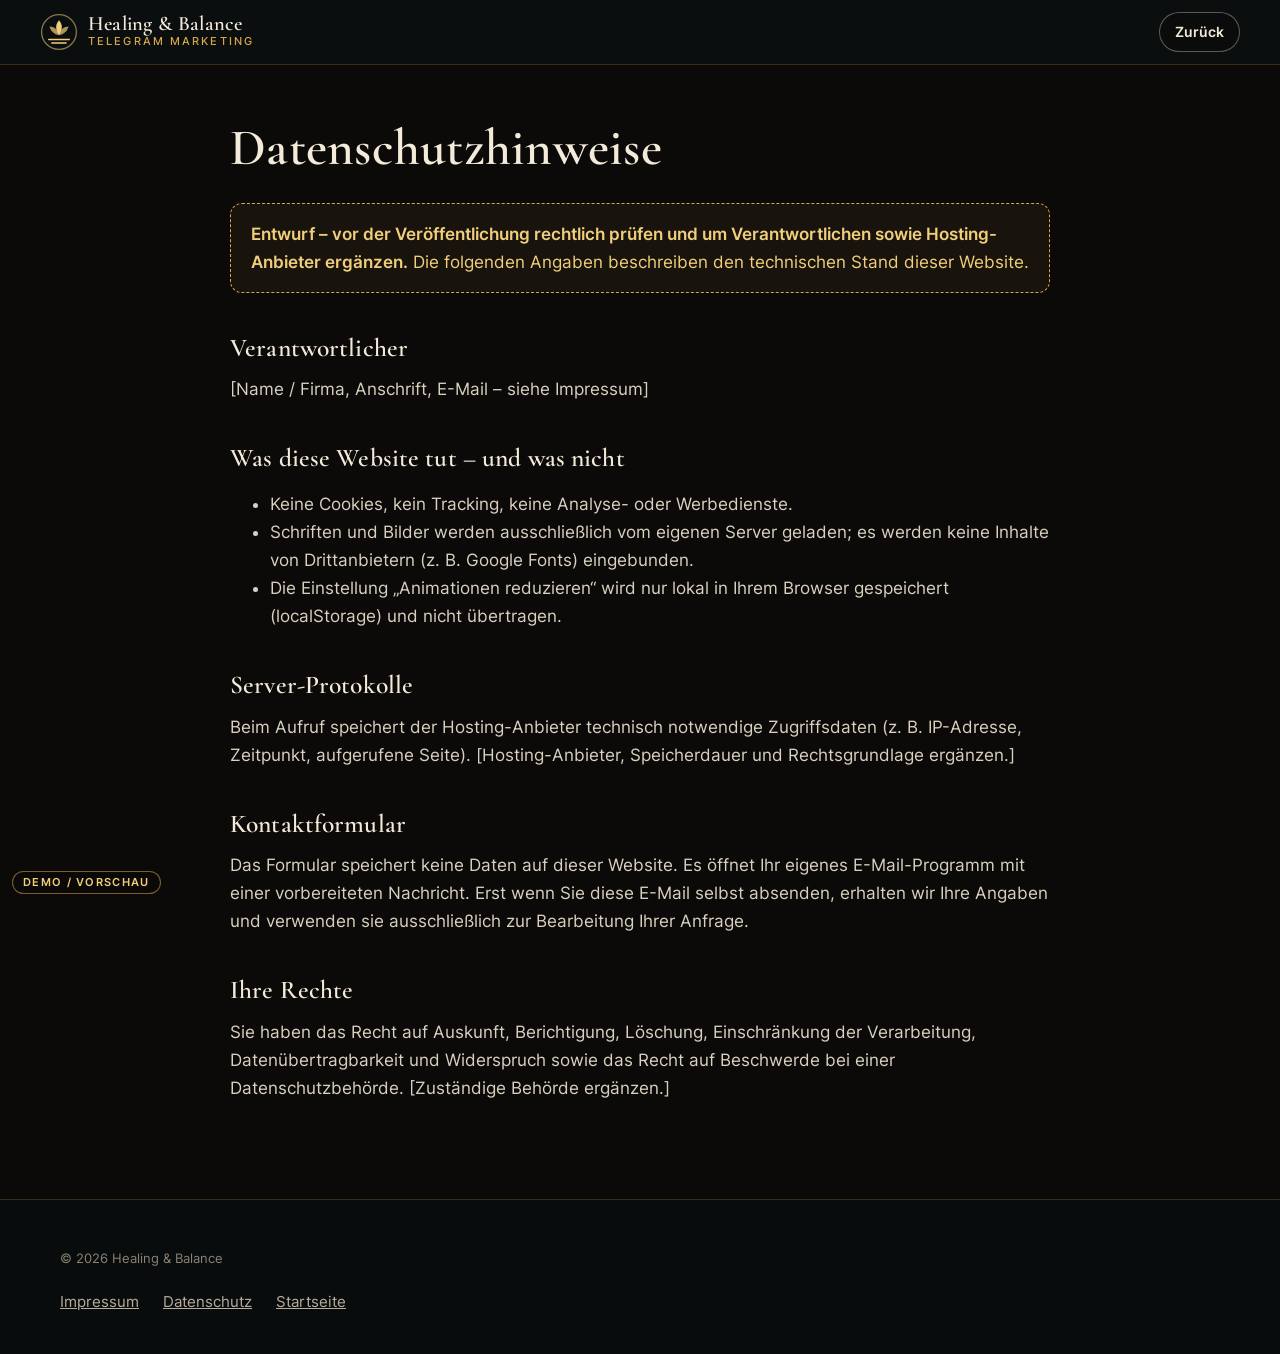
<file: datenschutz.html>
<!doctype html>
<html lang="de" class="js rm">
<head>
<meta charset="utf-8">
<meta name="robots" content="noindex, nofollow">
<meta name="viewport" content="width=device-width, initial-scale=1, viewport-fit=cover">
<title>Datenschutz – Healing &amp; Balance</title>
<meta name="robots" content="noindex">
<link rel="icon" href="assets/img/favicon.svg" type="image/svg+xml">
<link rel="stylesheet" href="assets/css/style.css">
<style>
  .legal { padding: calc(var(--topbar) + 56px) 0 80px; }
  .legal h1 { font-size: clamp(2.2rem, 5vw, 3.2rem); }
  .legal h2 { font-size: 1.6rem; margin-top: 1.6em; }
  .legal p, .legal li { color: #d9d0bf; }
  .todo { border: 1px dashed var(--gold); border-radius: 12px; padding: 16px 20px; background: rgba(216,166,74,.06); color: var(--gold-2); margin: 24px 0; }
</style>
</head>
<body>
<div class="demo-badge" role="note">Demo / Vorschau</div>
<header class="topbar solid">
  <a class="brand" href="index.html#inhalt" aria-label="Zur Startseite">
    <svg class="brand-mark" viewBox="0 0 48 48" aria-hidden="true"><circle cx="24" cy="24" r="22" fill="none" stroke="currentColor" stroke-width="1.6" opacity=".55"/><path d="M24 9c4 5 5.5 10 0 19-5.5-9-4-14 0-19Z" fill="currentColor"/><path d="M24 28c-6-1-10.5-5-12-11 6 0 10 3.4 12 11Z" fill="currentColor" opacity=".7"/><path d="M24 28c6-1 10.5-5 12-11-6 0-10 3.4-12 11Z" fill="currentColor" opacity=".7"/><path d="M11 33.5h26M15 38h18" stroke="currentColor" stroke-width="1.8" stroke-linecap="round"/></svg>
    <span class="brand-text"><b>Healing &amp; Balance</b><small>Telegram Marketing</small></span>
  </a>
  <a class="btn btn--ghost btn--sm" href="index.html#inhalt">Zurück</a>
</header>
<main class="legal"><div class="wrap narrow">
<h1>Datenschutzhinweise</h1>
<div class="todo"><strong>Entwurf – vor der Veröffentlichung rechtlich prüfen und um Verantwortlichen sowie Hosting-Anbieter ergänzen.</strong> Die folgenden Angaben beschreiben den technischen Stand dieser Website.</div>
<h2>Verantwortlicher</h2>
<p>[Name / Firma, Anschrift, E-Mail – siehe Impressum]</p>
<h2>Was diese Website tut – und was nicht</h2>
<ul>
  <li>Keine Cookies, kein Tracking, keine Analyse- oder Werbedienste.</li>
  <li>Schriften und Bilder werden ausschließlich vom eigenen Server geladen; es werden keine Inhalte von Drittanbietern (z.&nbsp;B. Google Fonts) eingebunden.</li>
  <li>Die Einstellung „Animationen reduzieren“ wird nur lokal in Ihrem Browser gespeichert (localStorage) und nicht übertragen.</li>
</ul>
<h2>Server-Protokolle</h2>
<p>Beim Aufruf speichert der Hosting-Anbieter technisch notwendige Zugriffsdaten (z.&nbsp;B. IP-Adresse, Zeitpunkt, aufgerufene Seite). [Hosting-Anbieter, Speicherdauer und Rechtsgrundlage ergänzen.]</p>
<h2>Kontaktformular</h2>
<p>Das Formular speichert keine Daten auf dieser Website. Es öffnet Ihr eigenes E-Mail-Programm mit einer vorbereiteten Nachricht. Erst wenn Sie diese E-Mail selbst absenden, erhalten wir Ihre Angaben und verwenden sie ausschließlich zur Bearbeitung Ihrer Anfrage.</p>
<h2>Ihre Rechte</h2>
<p>Sie haben das Recht auf Auskunft, Berichtigung, Löschung, Einschränkung der Verarbeitung, Datenübertragbarkeit und Widerspruch sowie das Recht auf Beschwerde bei einer Datenschutzbehörde. [Zuständige Behörde ergänzen.]</p>
</div></main>
<footer class="footer"><div class="wrap footer-grid">
  <p class="footer-copy">© 2026 Healing &amp; Balance</p>
  <nav class="footer-links" aria-label="Rechtliches"><a href="impressum.html">Impressum</a><a href="datenschutz.html">Datenschutz</a><a href="index.html">Startseite</a></nav>
</div></footer>
</body>
</html>
</file>
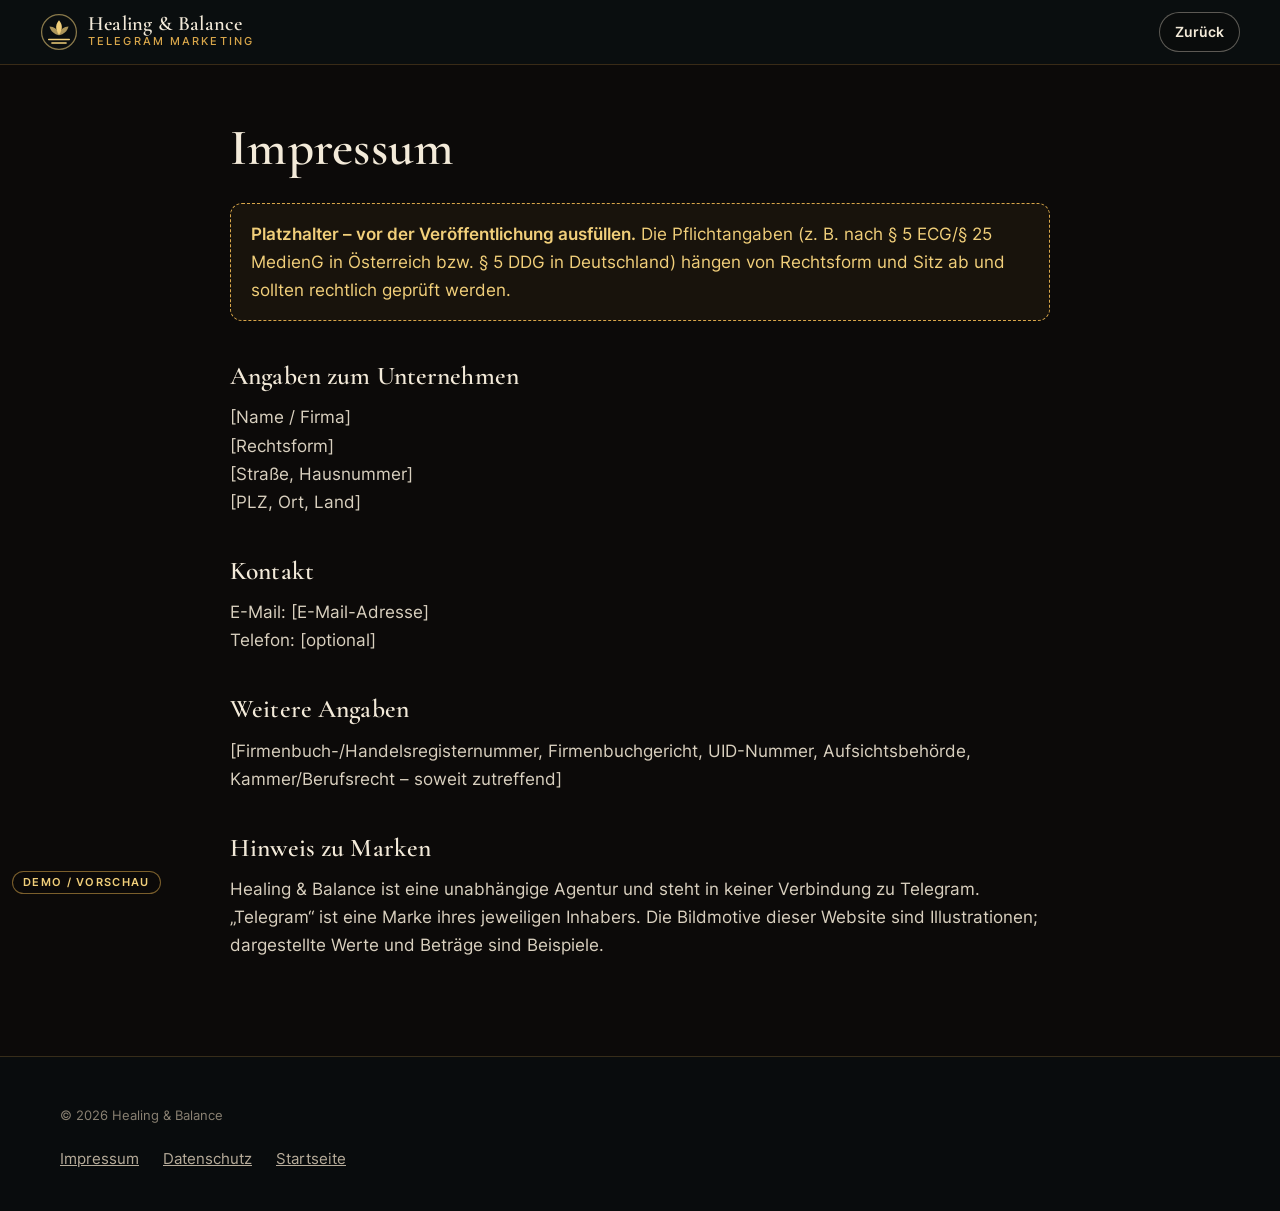
<file: impressum.html>
<!doctype html>
<html lang="de" class="js rm">
<head>
<meta charset="utf-8">
<meta name="robots" content="noindex, nofollow">
<meta name="viewport" content="width=device-width, initial-scale=1, viewport-fit=cover">
<title>Impressum – Healing &amp; Balance</title>
<meta name="robots" content="noindex">
<link rel="icon" href="assets/img/favicon.svg" type="image/svg+xml">
<link rel="stylesheet" href="assets/css/style.css">
<style>
  .legal { padding: calc(var(--topbar) + 56px) 0 80px; }
  .legal h1 { font-size: clamp(2.2rem, 5vw, 3.2rem); }
  .legal h2 { font-size: 1.6rem; margin-top: 1.6em; }
  .legal p, .legal li { color: #d9d0bf; }
  .todo { border: 1px dashed var(--gold); border-radius: 12px; padding: 16px 20px; background: rgba(216,166,74,.06); color: var(--gold-2); margin: 24px 0; }
</style>
</head>
<body>
<div class="demo-badge" role="note">Demo / Vorschau</div>
<header class="topbar solid">
  <a class="brand" href="index.html#inhalt" aria-label="Zur Startseite">
    <svg class="brand-mark" viewBox="0 0 48 48" aria-hidden="true"><circle cx="24" cy="24" r="22" fill="none" stroke="currentColor" stroke-width="1.6" opacity=".55"/><path d="M24 9c4 5 5.5 10 0 19-5.5-9-4-14 0-19Z" fill="currentColor"/><path d="M24 28c-6-1-10.5-5-12-11 6 0 10 3.4 12 11Z" fill="currentColor" opacity=".7"/><path d="M24 28c6-1 10.5-5 12-11-6 0-10 3.4-12 11Z" fill="currentColor" opacity=".7"/><path d="M11 33.5h26M15 38h18" stroke="currentColor" stroke-width="1.8" stroke-linecap="round"/></svg>
    <span class="brand-text"><b>Healing &amp; Balance</b><small>Telegram Marketing</small></span>
  </a>
  <a class="btn btn--ghost btn--sm" href="index.html#inhalt">Zurück</a>
</header>
<main class="legal"><div class="wrap narrow">
<h1>Impressum</h1>
<div class="todo"><strong>Platzhalter – vor der Veröffentlichung ausfüllen.</strong> Die Pflichtangaben (z.&nbsp;B. nach § 5 ECG/§ 25 MedienG in Österreich bzw. § 5 DDG in Deutschland) hängen von Rechtsform und Sitz ab und sollten rechtlich geprüft werden.</div>
<h2>Angaben zum Unternehmen</h2>
<p>[Name / Firma]<br>[Rechtsform]<br>[Straße, Hausnummer]<br>[PLZ, Ort, Land]</p>
<h2>Kontakt</h2>
<p>E-Mail: [E-Mail-Adresse]<br>Telefon: [optional]</p>
<h2>Weitere Angaben</h2>
<p>[Firmenbuch-/Handelsregisternummer, Firmenbuchgericht, UID-Nummer, Aufsichtsbehörde, Kammer/Berufsrecht – soweit zutreffend]</p>
<h2>Hinweis zu Marken</h2>
<p>Healing &amp; Balance ist eine unabhängige Agentur und steht in keiner Verbindung zu Telegram. „Telegram“ ist eine Marke ihres jeweiligen Inhabers. Die Bildmotive dieser Website sind Illustrationen; dargestellte Werte und Beträge sind Beispiele.</p>
</div></main>
<footer class="footer"><div class="wrap footer-grid">
  <p class="footer-copy">© 2026 Healing &amp; Balance</p>
  <nav class="footer-links" aria-label="Rechtliches"><a href="impressum.html">Impressum</a><a href="datenschutz.html">Datenschutz</a><a href="index.html">Startseite</a></nav>
</div></footer>
</body>
</html>
</file>
<file: assets/css/style.css>
/* ==========================================================================
   Healing & Balance – Telegram Marketing · Landingpage
   Aufbau: Schriften · Grundlagen · Kopfzeile · Geschichte (statisch + animiert)
           · Szenen-Elemente · Marketingbereich · Fußzeile · Anpassungen
   ========================================================================== */

@font-face { font-family: "Cormorant Garamond"; font-weight: 500; font-style: normal; font-display: swap; src: url(../fonts/cormorant-garamond-latin-500-normal.woff2) format("woff2"); }
@font-face { font-family: "Cormorant Garamond"; font-weight: 600; font-style: normal; font-display: swap; src: url(../fonts/cormorant-garamond-latin-600-normal.woff2) format("woff2"); }
@font-face { font-family: "Cormorant Garamond"; font-weight: 600; font-style: italic; font-display: swap; src: url(../fonts/cormorant-garamond-latin-600-italic.woff2) format("woff2"); }
@font-face { font-family: "Inter"; font-weight: 400; font-style: normal; font-display: swap; src: url(../fonts/inter-latin-400-normal.woff2) format("woff2"); }
@font-face { font-family: "Inter"; font-weight: 500; font-style: normal; font-display: swap; src: url(../fonts/inter-latin-500-normal.woff2) format("woff2"); }
@font-face { font-family: "Inter"; font-weight: 600; font-style: normal; font-display: swap; src: url(../fonts/inter-latin-600-normal.woff2) format("woff2"); }
@font-face { font-family: "Special Elite"; font-weight: 400; font-style: normal; font-display: swap; src: url(../fonts/special-elite-latin-400-normal.woff2) format("woff2"); }

:root {
  --bg: #0c0a09;
  --bg-2: #0f1517;
  --bg-3: #13201f;
  --ink: #f3ead9;
  --muted: #b8ad9b;
  --gold: #d8a64a;
  --gold-2: #f1cf7a;
  --brass: #8a6326;
  --cyan: #4fe3e0;
  --cyan-2: #8ff6f1;
  --teal: #0e3a3c;
  --line: rgba(216, 166, 74, .22);
  --serif: "Cormorant Garamond", "Iowan Old Style", Georgia, serif;
  --sans: "Inter", system-ui, -apple-system, "Segoe UI", Roboto, sans-serif;
  --type: "Special Elite", "Courier New", monospace;
  --topbar: 64px;
  --gutter: clamp(16px, 4vw, 40px);
  color-scheme: dark;
}

*, *::before, *::after { box-sizing: border-box; }
html { -webkit-text-size-adjust: 100%; text-size-adjust: 100%; }
html.rm, html.no-js { scroll-behavior: smooth; }
body {
  margin: 0; background: var(--bg); color: var(--ink);
  font: 400 1.0625rem/1.65 var(--sans);
  -webkit-font-smoothing: antialiased; overflow-x: hidden;
}
img { max-width: 100%; display: block; }
a { color: var(--gold-2); }
a:hover { color: #fff; }
h1, h2, h3 { font-family: var(--serif); font-weight: 600; line-height: 1.12; margin: 0 0 .5em; letter-spacing: .005em; }
p { margin: 0 0 1em; }
:focus-visible { outline: 2px solid var(--cyan); outline-offset: 3px; border-radius: 4px; }
.sr-only { position: absolute; width: 1px; height: 1px; overflow: hidden; clip: rect(0 0 0 0); white-space: nowrap; }
.skip-link { position: fixed; left: 12px; top: -60px; z-index: 100; background: var(--gold); color: #1a1209; padding: 10px 16px; border-radius: 6px; font-weight: 600; text-decoration: none; }
.skip-link:focus { top: 12px; }
.kicker { font: 600 .78rem/1.3 var(--sans); letter-spacing: .16em; text-transform: uppercase; color: var(--gold); margin: 0 0 .9em; }

/* Schaltflächen ----------------------------------------------------------- */
.btn {
  display: inline-flex; align-items: center; justify-content: center; gap: .5em;
  min-height: 48px; padding: .75em 1.4em; border-radius: 999px; border: 1px solid transparent;
  font: 600 1rem/1.1 var(--sans); text-decoration: none; cursor: pointer; white-space: nowrap;
  transition: background-color .2s, color .2s, border-color .2s, transform .2s;
}
.btn:active { transform: translateY(1px); }
.btn--gold { background: linear-gradient(180deg, #f1cf7a, #d39a3a); color: #1d1308; box-shadow: 0 6px 24px rgba(216, 166, 74, .25); }
.btn--gold:hover { background: linear-gradient(180deg, #ffe3a0, #e3ab4a); color: #1d1308; }
.btn--ghost { background: rgba(12, 10, 9, .35); color: var(--ink); border-color: rgba(243, 234, 217, .35); }
.btn--ghost:hover { border-color: var(--gold-2); color: #fff; }
.btn--sm { min-height: 40px; padding: .55em 1.05em; font-size: .9rem; }
.linklike { background: none; border: 0; padding: 0; color: var(--muted); font: inherit; cursor: pointer; text-decoration: underline; text-underline-offset: 3px; }
.linklike:hover { color: var(--ink); }

/* Kopfzeile --------------------------------------------------------------- */
.topbar {
  position: fixed; inset: 0 0 auto 0; z-index: 50; height: var(--topbar);
  padding: 0 var(--gutter); padding-top: env(safe-area-inset-top);
  display: flex; align-items: center; gap: 24px;
  background: linear-gradient(180deg, rgba(8, 6, 5, .72), rgba(8, 6, 5, 0));
  transition: background-color .3s, box-shadow .3s;
}
.topbar.solid { background: rgba(11, 15, 16, .94); box-shadow: 0 1px 0 var(--line); }
.brand { display: flex; align-items: center; gap: 10px; color: var(--gold-2); text-decoration: none; margin-right: auto; }
.brand-mark { width: 38px; height: 38px; color: var(--gold-2); flex: none; }
.brand-text { display: flex; flex-direction: column; line-height: 1.05; white-space: nowrap; }
.brand-text b { font: 600 1.28rem/1 var(--serif); color: var(--ink); letter-spacing: .01em; }
.brand-text small { font: 500 .66rem/1.4 var(--sans); letter-spacing: .2em; text-transform: uppercase; color: var(--gold); }
.nav ul { list-style: none; display: flex; gap: 22px; margin: 0; padding: 0; }
.nav a { color: var(--ink); text-decoration: none; font-size: .92rem; font-weight: 500; opacity: .86; }
.nav a:hover { opacity: 1; color: var(--gold-2); }
.nav-story { display: none; }
.topbar-actions { display: flex; align-items: center; gap: 10px; }
.skip-intro { display: none; }
.js.story-on body.in-story .skip-intro { display: inline-flex; }
.menu-btn { display: none; width: 44px; height: 44px; border-radius: 10px; border: 1px solid rgba(243, 234, 217, .25); background: rgba(12, 10, 9, .4); color: var(--ink); cursor: pointer; }
.menu-icon, .menu-icon::before, .menu-icon::after { display: block; width: 18px; height: 2px; background: currentColor; margin: 0 auto; position: relative; transition: transform .25s, opacity .2s; }
.menu-icon::before, .menu-icon::after { content: ""; position: absolute; left: 0; }
.menu-icon::before { top: -6px; } .menu-icon::after { top: 6px; }
.menu-btn[aria-expanded="true"] .menu-icon { background: transparent; }
.menu-btn[aria-expanded="true"] .menu-icon::before { transform: translateY(6px) rotate(45deg); }
.menu-btn[aria-expanded="true"] .menu-icon::after { transform: translateY(-6px) rotate(-45deg); }

/* ==========================================================================
   Geschichte – Grundzustand (statisch: ohne JavaScript oder mit reduzierter
   Bewegung). Jede Szene ist ein normaler Abschnitt mit Bild und Text.
   ========================================================================== */
.story { position: relative; background: var(--bg); }
.stage { position: relative; }
.scene { position: relative; padding: calc(var(--topbar) + 24px) var(--gutter) 56px; max-width: 1280px; margin: 0 auto; }
.frame { position: relative; }
.pane { position: relative; aspect-ratio: 1672 / 941; container-type: inline-size; overflow: hidden; border-radius: 10px; margin-bottom: 16px; background: #15110e; }
.pane .bg { position: absolute; inset: 0; width: 100%; height: 100%; object-fit: cover; }
.cap, .hero-title { position: relative; max-width: 46rem; }
.cap h2 { font-size: clamp(1.7rem, 3.4vw, 2.6rem); }
.cap p:not(.kicker) { color: #e9e0cf; }
.cap .note { font-size: .82rem; color: var(--muted) !important; margin: .2em 0 0; }
.hero-title h1 { font-size: clamp(2.4rem, 7vw, 5.4rem); line-height: 1.02; }
.hero-sub { font-size: clamp(1rem, 1.6vw, 1.2rem); color: #efe5d2; max-width: 36rem; }
.env, .flight, .fx, .gears, .dim, .shade, .chapters, .progress, .scroll-hint, .coach, .coins, .lamp, .motion-toggle { display: none; }
.rm .motion-toggle { display: none; }
#sc-loesung .pane:first-child { display: none; }
.tg { position: relative; margin: 8px auto 24px; }
.solution { position: relative; text-align: center; padding: 24px 0 8px; }

/* animierbare Werte: --v (0…1) wird per JavaScript gesetzt, Standard 1 */
[data-fx="fade"] { opacity: var(--v, 1); }
[data-fx="up"], .cap { opacity: var(--v, 1); transform: translate3d(0, calc((1 - var(--v, 1)) * 26px), 0); }
[data-fx="pop"] { opacity: var(--v, 1); --sc: calc(.88 + .12 * var(--v, 1)); }
svg[data-fx="pop"] { transform: scale(var(--sc)); }

/* ==========================================================================
   Geschichte – animierter Modus
   ========================================================================== */
.story-on .story { height: calc((var(--len, 1990) + 100) * 1vh); height: calc((var(--len, 1990) + 100) * 1svh); }
.story-on .stage { position: sticky; top: 0; height: 100vh; height: 100svh; overflow: hidden; background: var(--bg); }
.story-on .scene { position: absolute; inset: 0; padding: 0; max-width: none; margin: 0; opacity: 0; visibility: hidden; contain: layout style; }
.story-on .scene.on { visibility: visible; }
.story-on .scene:not(.on) * { animation-play-state: paused !important; }
.story-on .frame { position: absolute; left: 0; top: 0; width: var(--fw, 100vw); height: var(--fh, 56.25vw); transform-origin: 0 0; will-change: transform; }
.story-on .pane { position: absolute; inset: 0; aspect-ratio: auto; border-radius: 0; margin: 0; background: none; }
.story-on .env, .story-on .flight, .story-on .fx, .story-on .gears, .story-on .dim, .story-on .shade,
.story-on .chapters, .story-on .progress, .story-on .scroll-hint, .story-on .coins, .story-on .lamp, .story-on .motion-toggle { display: block; }
.story-on .coach:not([hidden]) { display: block; }
.story-on #sc-loesung .pane:first-child { display: block; }

.shade { position: absolute; inset: 0; pointer-events: none; background: linear-gradient(to top, rgba(8, 6, 5, .72) 0%, rgba(8, 6, 5, .12) 46%, rgba(8, 6, 5, 0) 70%), linear-gradient(to bottom, rgba(8, 6, 5, .55), rgba(8, 6, 5, 0) 22%); }
.shade--warm { background: linear-gradient(to top, rgba(14, 8, 4, .7) 0%, rgba(14, 8, 4, .1) 48%, rgba(14, 8, 4, 0) 70%), linear-gradient(to bottom, rgba(14, 8, 4, .5), rgba(14, 8, 4, 0) 24%); }
.dim { position: absolute; inset: 0; background: radial-gradient(ellipse at 50% 45%, rgba(6, 10, 12, .35), rgba(4, 6, 8, .92) 80%); opacity: 0; pointer-events: none; }
.dim--solution { opacity: calc(var(--v, 0) * .84); background: radial-gradient(ellipse at 50% 46%, rgba(5, 18, 22, .55), rgba(3, 8, 10, .95) 75%); }

.story-on .cap {
  position: absolute; left: clamp(16px, 5vw, 80px); bottom: clamp(28px, 10vh, 110px);
  width: min(34rem, 46vw); padding: 1.4rem 1.6rem 1.2rem;
  background: linear-gradient(135deg, rgba(14, 11, 9, .86), rgba(14, 11, 9, .62));
  border: 1px solid rgba(216, 166, 74, .2); border-left: 3px solid var(--gold);
  border-radius: 6px; box-shadow: 0 20px 60px rgba(0, 0, 0, .35);
}
.story-on .cap p:last-child { margin-bottom: 0; }
.story-on .cap--top { bottom: auto; top: calc(var(--topbar) + clamp(16px, 5vh, 56px)); }
.story-on .cap h2 { font-size: clamp(1.6rem, 2.7vw, 2.5rem); }
.story-on .cap p { font-size: clamp(.98rem, 1.15vw, 1.08rem); }

.story-on .hero-title {
  position: absolute; left: 50%; top: 50%; width: min(92vw, 60rem); max-width: none; text-align: center;
  transform: translate3d(-50%, calc(-50% + (1 - var(--v, 1)) * -40px), 0);
  text-shadow: 0 2px 30px rgba(0, 0, 0, .65), 0 1px 2px rgba(0, 0, 0, .6);
}
.story-on .hero-title::before { content: ""; position: absolute; inset: -18% -12%; z-index: -1; background: radial-gradient(ellipse at center, rgba(10, 6, 3, .62), rgba(10, 6, 3, 0) 68%); }
.story-on .hero-sub { margin-left: auto; margin-right: auto; }
.scroll-hint { font-size: .85rem; letter-spacing: .06em; color: var(--gold-2); margin-top: 2.2em; }
.scroll-hint-dot { display: block; width: 22px; height: 36px; margin: 0 auto 10px; border: 2px solid currentColor; border-radius: 12px; position: relative; }
.scroll-hint-dot::after { content: ""; position: absolute; left: 50%; top: 7px; width: 4px; height: 8px; margin-left: -2px; border-radius: 2px; background: currentColor; animation: hint 1.8s ease-in-out infinite; }
@keyframes hint { 0% { transform: translateY(0); opacity: 1; } 70% { transform: translateY(12px); opacity: 0; } 100% { opacity: 0; } }

/* Laternen-Leuchten */
.glow { position: absolute; left: calc(var(--x) * 1%); top: calc(var(--y) * 1%); width: calc(var(--s) * 1%); aspect-ratio: 1; transform: translate(-50%, -50%); border-radius: 50%; pointer-events: none;
  background: radial-gradient(circle, rgba(255, 214, 140, .55) 0%, rgba(255, 170, 70, .22) 35%, rgba(255, 150, 60, 0) 70%); mix-blend-mode: screen; animation: flicker 3.4s infinite; }
.glow:nth-child(3n) { animation-duration: 2.7s; animation-delay: -1s; }
.glow:nth-child(3n+1) { animation-delay: -.4s; }
@keyframes flicker { 0%, 100% { opacity: .85; } 12% { opacity: 1; } 20% { opacity: .78; } 34% { opacity: .95; } 52% { opacity: .82; } 70% { opacity: 1; } 84% { opacity: .88; } }

/* Ebenen-Kutsche (für spätere leere Straße) */
.coach { position: absolute; left: calc(var(--cx, 50) * 1%); top: calc(var(--cy, 70) * 1%); width: 46%; aspect-ratio: 1400 / 670; transform: translate(-50%, -100%); }
.coach-base { position: absolute; inset: 0; width: 100%; height: 100%; }
.pane .bg.plate { width: calc(100% * var(--par, 1)); max-width: none; transform: translate3d(var(--px, 0%), 0, 0); will-change: transform; }
.horses { position: absolute; left: 49%; bottom: 0; width: 70%; aspect-ratio: 549 / 333; background-repeat: no-repeat; background-size: 800% 100%; background-position: var(--hf, 0%) 0; }
.horses[hidden] { display: none; }
.wheel { position: absolute; transform: translate(-50%, -50%) scaleY(var(--wy, 1)); }
.wheel img { width: 100%; height: 100%; transform: rotate(var(--rot, 0deg)); }
.wheel--rear { left: 10%; top: 74.5%; width: 19.8%; aspect-ratio: 1; --wy: 1.03; }
.wheel--front { left: 40.3%; top: 79%; width: 17.2%; aspect-ratio: 1; --wy: 1.05; }

/* Szene 2/3: Umschlag, Telegramm, Flug */
.env { position: absolute; left: 50%; top: 50%; width: min(54vw, 64svh, 620px); aspect-ratio: 1059 / 1009; opacity: 0; will-change: transform, opacity; pointer-events: none; }
.env-img { width: 100%; height: 100%; filter: drop-shadow(0 30px 40px rgba(0, 0, 0, .55)); }
.env-closed { position: absolute; left: 50%; top: 50%; width: 112%; max-width: none; transform: translate(-50%, -50%) rotate(9deg); filter: drop-shadow(0 30px 40px rgba(0, 0, 0, .55)); }
.env-closed[hidden] { display: none; }
.env-seal { position: absolute; left: 49%; top: 66.5%; width: 24.6%; transform: translate(-50%, -50%); }
.env-flash { position: absolute; left: 49%; top: 66.5%; width: 40%; aspect-ratio: 1; border-radius: 50%; transform: translate(-50%, -50%) scale(var(--fs, 0)); opacity: var(--fo, 0);
  background: radial-gradient(circle, rgba(255, 230, 170, .95), rgba(255, 190, 90, .35) 40%, rgba(255, 190, 90, 0) 70%); mix-blend-mode: screen; }

.tg {
  width: min(560px, 88vw); padding: clamp(18px, 3.4vw, 34px) clamp(20px, 4vw, 40px) clamp(16px, 2.6vw, 26px);
  color: #3b2614; border-radius: 3px;
  background: url(../img/paper.webp) center / cover, #ead6ad;
  box-shadow: inset 0 0 0 1px rgba(110, 72, 30, .35), inset 0 0 0 6px rgba(234, 214, 173, .0), inset 0 0 0 7px rgba(110, 72, 30, .4), inset 0 0 60px rgba(120, 72, 20, .28), 0 30px 80px rgba(0, 0, 0, .55);
}
.story-on .tg { position: absolute; left: 50%; top: 50%; margin: 0; opacity: 0; will-change: transform, opacity; transform-origin: 50% 50%; }
.tg-head { display: flex; justify-content: space-between; align-items: baseline; gap: 12px; border-bottom: 1.5px solid rgba(80, 50, 20, .55); padding-bottom: 8px; margin-bottom: 10px; }
.tg-title { font: 400 clamp(1.3rem, 3vw, 1.9rem)/1 var(--type); letter-spacing: .3em; text-transform: uppercase; }
.tg-no { font: 400 .78rem/1 var(--type); opacity: .75; white-space: nowrap; }
.tg-meta { display: flex; justify-content: space-between; gap: 12px; flex-wrap: wrap; font: 400 .82rem/1.4 var(--type); opacity: .8; margin-bottom: clamp(10px, 2vw, 18px); }
.tg-msg { font: italic 600 clamp(1.9rem, 5.2vw, 3.3rem)/1.08 var(--serif); color: #4a1d10; margin: 0 0 clamp(12px, 2vw, 20px); min-height: 2.2em; }
.tg-msg .ch { opacity: var(--o, 1); }
.tg-foot { display: flex; justify-content: space-between; align-items: center; font: 400 .74rem/1 var(--type); opacity: .7; }
.tg-foot svg { width: 40px; height: 16px; }

.flight { position: absolute; inset: 0; width: 100%; height: 100%; overflow: visible; pointer-events: none; }
.trail { fill: none; stroke-linecap: round; }
.trail--wide { stroke: url(#trailGrad); stroke-width: 14; opacity: .22; }
.trail--core { stroke: url(#trailGrad); stroke-width: 3; opacity: .95; }
.plane { filter: drop-shadow(0 0 10px rgba(79, 227, 224, .9)) drop-shadow(0 0 26px rgba(79, 227, 224, .45)); opacity: 0; }
.fx { position: absolute; inset: 0; width: 100%; height: 100%; pointer-events: none; z-index: 5; }

/* Overlays in Bildkoordinaten (Prozent der Bildfläche) */
.ov {
  position: absolute; left: calc(var(--x) * 1%); top: calc(var(--y) * 1%); width: calc(var(--w) * 1%);
  transform: translate(-50%, -50%) rotate(var(--r, 0deg)) scale(var(--sc, 1));
  text-align: center; line-height: 1.15; pointer-events: none;
}
.ov-svg { position: absolute; inset: 0; width: 100%; height: 100%; pointer-events: none; overflow: visible; }
.sign { font-family: var(--serif); color: #f0cf86; text-shadow: 0 0 8px rgba(255, 200, 110, .45), 0 1px 0 #3d2a10; }
.sign-big { display: block; font-size: 3.3cqw; font-weight: 600; letter-spacing: .02em; }
.sign-sub { display: block; font-size: 1.45cqw; letter-spacing: .14em; text-transform: uppercase; margin-top: .25em; }
.sign-sub i { font-style: normal; color: var(--cyan-2); text-shadow: 0 0 8px rgba(79, 227, 224, .7); }
.board { font-family: var(--serif); color: #f0cf86; display: flex; flex-direction: column; gap: .35cqw; text-shadow: 0 1px 0 #2a1d0b; }
.board b { font-size: 1.6cqw; letter-spacing: .06em; text-transform: uppercase; margin-bottom: .4cqw; }
.board span { font-size: 1.15cqw; }
.board span::before { content: "• "; color: var(--gold); }
.holo-label { font: 600 1.05cqw/1 var(--sans); letter-spacing: .18em; color: var(--cyan-2); text-shadow: 0 0 6px rgba(79, 227, 224, .8); }
.coin { position: absolute; width: 2%; aspect-ratio: 1; border-radius: 50%;
  left: calc((var(--x0) + (var(--x1) - var(--x0)) * var(--v, 0)) * 1%);
  top: calc((var(--y0) + (var(--y1) - var(--y0)) * var(--v, 0)) * 1%);
  transform: translate(-50%, -50%) rotate(calc(var(--v, 0) * 540deg));
  opacity: calc(min(1, var(--v, 0) * 10) * min(1, (1.08 - var(--v, 0)) * 6));
  background: radial-gradient(circle at 35% 30%, #fff1c2, #e1a93f 45%, #8a5a18 100%); border: 2px solid #7a4f17; box-shadow: 0 0 8px rgba(255, 200, 100, .5); }
.coin::after { content: ""; position: absolute; inset: 0; border-radius: 50%; opacity: var(--v, 0);
  background: radial-gradient(circle at 35% 30%, #e8ffff, #4fe3e0 50%, #0e6f78 100%); box-shadow: 0 0 14px rgba(79, 227, 224, .9); }

.row-label { font: 600 1.05cqw/1.15 var(--sans); color: #f2d48e; text-transform: uppercase; letter-spacing: .04em; text-align: left; }
.spine { font: 600 1.2cqw/1 var(--serif); color: #f2cf7e; letter-spacing: .1em; text-transform: uppercase; text-shadow: 0 1px 0 #1d1408; }
.spine--dark { font-size: 1.05cqw; }
.vault-glow { position: absolute; left: calc(var(--x) * 1%); top: calc(var(--y) * 1%); width: 26%; aspect-ratio: 1; transform: translate(-50%, -50%); border-radius: 50%; pointer-events: none;
  background: radial-gradient(circle, rgba(120, 255, 245, .35), rgba(79, 227, 224, 0) 65%); mix-blend-mode: screen; animation: pulse 3.2s ease-in-out infinite; }
@keyframes pulse { 0%, 100% { opacity: .45; transform: translate(-50%, -50%) scale(.92); } 50% { opacity: 1; transform: translate(-50%, -50%) scale(1.06); } }

.poster { font-family: var(--serif); color: #4a2f12; }
.poster b { display: block; font-size: 2.2cqw; letter-spacing: .04em; text-transform: uppercase; }
.poster span { display: block; font-size: 1.1cqw; letter-spacing: .12em; text-transform: uppercase; }
.checklist { text-align: left; font-family: var(--serif); color: #3d2710; display: flex; flex-direction: column; gap: .45cqw; }
.checklist b { font-size: 1.35cqw; letter-spacing: .08em; text-transform: uppercase; text-align: center; margin-bottom: .2cqw; }
.checklist span { position: relative; font-size: 1.08cqw; padding-left: 1.6cqw; }
.checklist span::before { content: ""; position: absolute; left: 0; top: .05em; width: 1cqw; height: 1cqw; border: .12cqw solid currentColor; border-radius: .15cqw; }
.checklist span::after { content: "✓"; position: absolute; left: .1cqw; top: -.35em; font-size: 1.6cqw; font-weight: 700; color: #1f6a3c; opacity: var(--v, 1); transform: scale(calc(.4 + .6 * var(--v, 1))); }
.checklist--dark { color: #f1d390; font-family: var(--sans); }
.checklist--dark b { font-family: var(--serif); font-size: 1.5cqw; }
.checklist--dark span { font-size: .95cqw; }
.checklist--dark span::after { color: var(--cyan-2); }
.checklist--dark span:not([data-fx])::before { border-radius: 50%; width: .5cqw; height: .5cqw; top: .45em; background: currentColor; }
.checklist--dark span:not([data-fx])::after { display: none; }
.gauge { color: var(--cyan-2); font: 600 .95cqw/1.2 var(--sans); letter-spacing: .08em; text-transform: uppercase; text-shadow: 0 0 6px rgba(79, 227, 224, .7); }
.gauge b { display: block; font-size: 1.3cqw; }
.gauge span { display: block; font-size: .8cqw; margin: .3cqw 0 .6cqw; }
.bar { display: block; height: .7cqw; border-radius: 1cqw; background: rgba(79, 227, 224, .16); overflow: hidden; }
.bar > i { display: block; height: 100%; background: linear-gradient(90deg, #2bb8c9, var(--cyan-2)); box-shadow: 0 0 8px rgba(79, 227, 224, .8); transform-origin: left; transform: scaleX(calc(var(--v, 1) * var(--max, 1))); }
.plate { font: 600 1.1cqw/1.1 var(--serif); letter-spacing: .08em; text-transform: uppercase; color: #3a2510; text-shadow: 0 1px 0 rgba(255, 230, 170, .5); }
.plate--gold { color: #f6d58c; text-shadow: 0 0 6px rgba(255, 200, 110, .5), 0 1px 0 #2a1d0b; }
.plate--sm { font-size: .78cqw; color: #2b1c0b; }
.ink { font: 400 .95cqw/1.45 var(--type); color: #3a2410; text-align: left; }
.ink--title { font-size: 1.35cqw; letter-spacing: .14em; text-align: center; }
.ink--hand { font: italic 600 1.7cqw/1 var(--serif); color: #4a2d12; text-align: center; }
.packet { fill: #bffcf8; filter: drop-shadow(0 0 6px #4fe3e0) drop-shadow(0 0 14px #4fe3e0); opacity: calc(min(1, var(--v, 0) * 12) * min(1, (1 - var(--v, 0)) * 12)); }
.packet--2 { fill: #fff; }
.packet--gold { fill: #fff0bd; filter: drop-shadow(0 0 6px #f1cf7a) drop-shadow(0 0 14px #e3a540); }

.banner { font-family: var(--serif); color: #f2d28a; text-shadow: 0 0 8px rgba(255, 200, 110, .4); }
.banner b { display: block; font-size: 2.2cqw; letter-spacing: .06em; text-transform: uppercase; }
.banner span { display: block; font-size: 1.1cqw; letter-spacing: .3em; text-transform: uppercase; color: var(--cyan-2); margin-top: .2em; }
.screen { height: calc(var(--h) * 1cqw * 941 / 1672); text-align: left; padding: .8cqw .9cqw; border-radius: .5cqw;
  background: linear-gradient(160deg, rgba(10, 52, 54, .96), rgba(6, 34, 38, .97)); border: .1cqw solid rgba(79, 227, 224, .55);
  box-shadow: inset 0 0 2cqw rgba(79, 227, 224, .18), 0 0 1.2cqw rgba(79, 227, 224, .25);
  color: #cffaf6; font: 500 .95cqw/1.2 var(--sans); display: flex; flex-direction: column; gap: .55cqw; }
.screen b { font-size: 1.12cqw; letter-spacing: .1em; text-transform: uppercase; color: var(--cyan-2); padding-bottom: .4cqw; border-bottom: .08cqw solid rgba(79, 227, 224, .35); }
.screen small { font-size: .62cqw; opacity: .65; margin-top: auto; }
.screen [data-fx="hl"] { position: relative; padding: .25cqw .4cqw; border-radius: .3cqw; }
.screen [data-fx="hl"]::before { content: ""; position: absolute; inset: 0; border-radius: inherit; background: rgba(79, 227, 224, .28); box-shadow: 0 0 .8cqw rgba(79, 227, 224, .5); opacity: calc(var(--v, 1) * (1 - var(--v2, 0))); }
.tgl { display: flex; justify-content: space-between; align-items: center; }
.tgl i { position: relative; width: 2.2cqw; height: 1.1cqw; border-radius: 1cqw; background: rgba(207, 250, 246, .18); border: .08cqw solid rgba(207, 250, 246, .4); }
.tgl i::after { content: ""; position: absolute; top: 50%; left: .12cqw; width: .8cqw; height: .8cqw; border-radius: 50%; background: #cffaf6; transform: translate(calc(var(--v, 1) * 1.1cqw), -50%); box-shadow: 0 0 calc(var(--v, 1) * .8cqw) var(--cyan); }
.tgl i::before { content: ""; position: absolute; inset: 0; border-radius: inherit; background: #1aa7b3; opacity: var(--v, 1); }
.meter { display: flex; flex-direction: column; gap: .3cqw; font-size: .85cqw; }
.lever { font: 600 .82cqw/1 var(--sans); letter-spacing: .05em; text-transform: uppercase; color: #2a1a08; }
.lamp { position: absolute; left: calc(var(--x) * 1%); top: calc(var(--y) * 1%); width: 3.2%; aspect-ratio: 1; transform: translate(-50%, -50%); border-radius: 50%; opacity: var(--v, 1);
  background: radial-gradient(circle, rgba(255, 245, 200, 1) 0%, rgba(255, 170, 60, .7) 25%, rgba(255, 140, 40, 0) 70%); mix-blend-mode: screen; }
.ping { position: absolute; left: calc(var(--x) * 1%); top: calc(var(--y) * 1%); width: 1%; aspect-ratio: 1; border-radius: 50%; transform: translate(-50%, -50%); background: var(--cyan-2); box-shadow: 0 0 10px var(--cyan); }
.ping::after { content: ""; position: absolute; inset: -150%; border-radius: 50%; border: 2px solid var(--cyan); animation: ping 2.6s ease-out infinite; animation-delay: var(--d, 0s); opacity: 0; }
@keyframes ping { 0% { transform: scale(.2); opacity: .9; } 100% { transform: scale(2.2); opacity: 0; } }

.display { color: #f6d58c; font-family: var(--serif); }
.display b { display: block; font-size: 1.5cqw; letter-spacing: .1em; text-transform: uppercase; }
.digits { display: inline-block; font: 600 3.4cqw/1 var(--sans); font-variant-numeric: tabular-nums; letter-spacing: .06em; color: #2a1a08; background: linear-gradient(180deg, #fff6df, #e9d7b0); padding: .4cqw 1cqw; border-radius: .4cqw; margin-top: .5cqw; box-shadow: inset 0 -.2cqw 0 rgba(0, 0, 0, .2); }
.ledger { height: calc(var(--h) * 1cqw * 941 / 1672); display: flex; flex-direction: column; justify-content: space-around; gap: .5cqw; padding: .8cqw 1cqw; border-radius: .5cqw; text-align: left;
  background: linear-gradient(160deg, rgba(34, 26, 16, .96), rgba(22, 16, 10, .97)); border: .12cqw solid rgba(216, 166, 74, .6); color: #f1d390; font: 600 1cqw/1.1 var(--sans); }
.ledger span { display: flex; flex-direction: column; gap: .35cqw; }
.ledger .bar { background: rgba(241, 207, 122, .14); }
.ledger .bar > i { background: linear-gradient(90deg, #b07a26, #f1cf7a); box-shadow: 0 0 8px rgba(241, 207, 122, .7); }
.client { height: calc(var(--h) * 1cqw * 941 / 1672); display: flex; flex-direction: column; align-items: center; justify-content: flex-start; gap: .4cqw; padding: .6cqw; }
.client b { display: block; width: 100%; font: 600 1.5cqw/1 var(--serif); letter-spacing: .12em; text-transform: uppercase; color: #f6d58c; background: linear-gradient(180deg, #2a1f14, #17110b); padding: .45cqw 0; border-radius: .3cqw; border: .1cqw solid rgba(216, 166, 74, .6); }
.client .digits { font-size: 2.2cqw; margin-top: .3cqw; }
.client small { display: block; width: 100%; margin-top: .4cqw; padding: .55cqw .4cqw; font: 500 .82cqw/1.35 var(--sans); color: #3a2710; background: rgba(255, 246, 223, .92); border-radius: .3cqw; }
.tab { font: 600 .85cqw/1.1 var(--serif); color: #3b2610; letter-spacing: .06em; text-transform: uppercase; }

/* Szene 8 */
.gears { position: absolute; inset: 0; width: 100%; height: 100%; pointer-events: none; filter: drop-shadow(0 6px 14px rgba(0, 0, 0, .55)); }
.story-on .solution { position: absolute; inset: 0; display: flex; flex-direction: column; align-items: center; justify-content: center; padding: calc(var(--topbar) + 12px) var(--gutter) 40px; z-index: 6; }
.solution-logo { width: clamp(64px, 9vh, 92px); height: auto; aspect-ratio: 1; color: var(--gold-2); margin: 0 auto 14px; filter: drop-shadow(0 0 18px rgba(241, 207, 122, .5)); }
.solution-claim { font-size: clamp(1.9rem, 4.2vw, 3.6rem); max-width: 22em; margin: 0 auto .7em; text-shadow: 0 4px 30px rgba(0, 0, 0, .7); }
.solution-claim em { font-style: italic; color: var(--cyan-2); }
.dash { list-style: none; display: grid; grid-template-columns: repeat(5, minmax(0, 1fr)); gap: 12px; width: min(980px, 100%); margin: 0 auto 26px; padding: 0; }
.dash li { display: flex; flex-direction: column; align-items: center; gap: 4px; padding: 16px 10px; border-radius: 14px; text-align: center;
  background: linear-gradient(160deg, rgba(14, 50, 52, .78), rgba(8, 26, 30, .86)); border: 1px solid rgba(79, 227, 224, .35); box-shadow: 0 10px 30px rgba(0, 0, 0, .3), inset 0 0 24px rgba(79, 227, 224, .08); }
.dash svg { width: 28px; height: 28px; color: var(--cyan-2); }
.dash b { font: 600 1rem/1.2 var(--sans); }
.dash span { font-size: .82rem; color: #bfe9e6; }
.solution-cta { display: flex; gap: 12px; flex-wrap: wrap; justify-content: center; }

/* Kapitelnavigation & Fortschritt */
.chapters { position: absolute; right: clamp(10px, 2vw, 28px); top: 50%; transform: translateY(-50%); z-index: 8; }
.chapters ol { list-style: none; margin: 0; padding: 0; display: flex; flex-direction: column; gap: 4px; }
.chapters button { display: flex; align-items: center; justify-content: flex-end; gap: 10px; min-height: 32px; padding: 4px 6px; background: none; border: 0; color: var(--ink); cursor: pointer; font: 500 .8rem/1 var(--sans); }
.chapters button span { opacity: 0; transform: translateX(6px); transition: opacity .25s, transform .25s; background: rgba(12, 10, 9, .8); padding: 6px 10px; border-radius: 999px; white-space: nowrap; }
.chapters button i { width: 9px; height: 9px; border-radius: 50%; border: 1.5px solid rgba(243, 234, 217, .7); transition: background-color .25s, transform .25s, border-color .25s; flex: none; }
.chapters button:hover span, .chapters button:focus-visible span, .chapters button[aria-current="step"] span { opacity: 1; transform: none; }
.chapters button[aria-current="step"] i { background: var(--gold-2); border-color: var(--gold-2); transform: scale(1.3); }
.chapters button.done i { background: rgba(241, 207, 122, .5); border-color: rgba(241, 207, 122, .5); }
.chapters:not(:hover):not(:focus-within) button[aria-current="step"] span { opacity: .9; }
.progress { position: absolute; left: 0; right: 0; top: 0; height: 3px; z-index: 60; background: rgba(255, 255, 255, .06); }
.progress i { display: block; height: 100%; width: 100%; transform-origin: left; transform: scaleX(0); background: linear-gradient(90deg, var(--gold), var(--cyan)); }
.motion-toggle { position: absolute; right: clamp(10px, 2vw, 28px); bottom: calc(14px + env(safe-area-inset-bottom)); z-index: 8; background: rgba(12, 10, 9, .55); border: 1px solid rgba(243, 234, 217, .2); color: var(--muted); border-radius: 999px; padding: 8px 14px; font: 500 .78rem/1 var(--sans); cursor: pointer; }
.motion-toggle:hover { color: var(--ink); }

/* ==========================================================================
   Marketingbereich
   ========================================================================== */
.site { position: relative; z-index: 2; background: var(--bg-2); }
.wrap { width: min(1160px, 100% - 2 * var(--gutter)); margin: 0 auto; }
.wrap.narrow { width: min(820px, 100% - 2 * var(--gutter)); }
.section { position: relative; padding: clamp(72px, 10vw, 136px) 0; }
.section--alt { background: linear-gradient(180deg, #0c1214, #0f191b); }
.section-head { max-width: 46rem; margin-bottom: clamp(32px, 5vw, 56px); }
.section h2, .display { font-size: clamp(2rem, 4.4vw, 3.3rem); }
.lead { font-size: clamp(1.05rem, 1.5vw, 1.2rem); color: #d9d0bf; }
.intro-band { text-align: center; background: radial-gradient(ellipse at 50% 0%, rgba(79, 227, 224, .12), rgba(79, 227, 224, 0) 60%), var(--bg-2); }
.intro-band .lead { margin: 0 auto 32px; max-width: 40rem; }
.cta-row { display: flex; gap: 12px; flex-wrap: wrap; justify-content: center; }

.cards { display: grid; grid-template-columns: repeat(auto-fit, minmax(min(100%, 300px), 1fr)); gap: 18px; }
.card { padding: 28px 26px 24px; border-radius: 16px; background: linear-gradient(160deg, rgba(255, 255, 255, .045), rgba(255, 255, 255, .015)); border: 1px solid var(--line); transition: border-color .3s, transform .3s; }
.card:hover { border-color: rgba(241, 207, 122, .5); transform: translateY(-3px); }
.card-icon { width: 34px; height: 34px; color: var(--gold-2); margin-bottom: 16px; }
.card h3 { font-size: 1.5rem; }
.card p { color: #cfc6b4; margin: 0; font-size: 1rem; }

.section--image { overflow: hidden; }
.section-bg { position: absolute; inset: 0; z-index: 0; }
.section-bg img { width: 100%; height: 100%; object-fit: cover; opacity: .2; }
.section-bg::after { content: ""; position: absolute; inset: 0; background: linear-gradient(180deg, var(--bg-2), rgba(15, 21, 23, .6) 30%, rgba(15, 21, 23, .7) 70%, var(--bg-2)); }
.section--image .wrap { position: relative; z-index: 1; }
.compare { display: grid; gap: 12px; }
.compare-row { display: grid; grid-template-columns: 1fr 1fr; gap: 0; border-radius: 14px; overflow: hidden; border: 1px solid var(--line); background: rgba(10, 14, 15, .75); }
.compare-row p { margin: 0; padding: 18px 22px; }
.compare-q { color: #d6cbb7; position: relative; padding-left: 50px !important; }
.compare-q::before { content: ""; position: absolute; left: 20px; top: 22px; width: 16px; height: 16px; border-radius: 50%; border: 1.6px solid var(--gold); background: radial-gradient(circle, var(--gold) 0 2px, transparent 3px); }
.compare-a { background: linear-gradient(90deg, rgba(79, 227, 224, .1), rgba(79, 227, 224, .03)); color: #e8fbf9; position: relative; padding-left: 50px !important; }
.compare-a::before { content: "✓"; position: absolute; left: 20px; top: 16px; color: var(--cyan-2); font-weight: 700; font-size: 1.1rem; }

.steps { list-style: none; padding: 0; margin: 0; display: grid; gap: 0; position: relative; max-width: 820px; }
.steps::before { content: ""; position: absolute; left: 23px; top: 24px; bottom: 24px; width: 2px; background: linear-gradient(var(--gold), var(--cyan)); opacity: .5; }
.step { display: grid; grid-template-columns: 48px 1fr; gap: 22px; padding: 14px 0 22px; position: relative; }
.step-no { width: 48px; height: 48px; display: grid; place-items: center; border-radius: 50%; font: 600 1.35rem/1 var(--serif); color: #1d1308; background: linear-gradient(180deg, #f1cf7a, #d39a3a); box-shadow: 0 0 0 6px var(--bg-2); position: relative; z-index: 1; }
.step h3 { font-size: 1.5rem; margin-top: 8px; margin-bottom: .3em; }
.step p { color: #cfc6b4; margin: 0; }

.split { display: grid; grid-template-columns: 1.05fr 1fr; gap: clamp(32px, 6vw, 80px); align-items: center; }
.checks { list-style: none; padding: 0; margin: 24px 0 0; display: grid; gap: 12px; }
.checks li { position: relative; padding-left: 32px; color: #ddd4c3; }
.checks li::before { content: ""; position: absolute; left: 0; top: .3em; width: 18px; height: 18px; border-radius: 50%; background: rgba(79, 227, 224, .15); border: 1.5px solid var(--cyan); }
.checks li::after { content: ""; position: absolute; left: 6px; top: calc(.3em + 4px); width: 5px; height: 8px; border: solid var(--cyan-2); border-width: 0 2px 2px 0; transform: rotate(45deg); }
.report { margin: 0; padding: 24px; border-radius: 18px; background: linear-gradient(160deg, #102629, #0b1719); border: 1px solid rgba(79, 227, 224, .3); box-shadow: 0 30px 80px rgba(0, 0, 0, .4), inset 0 0 40px rgba(79, 227, 224, .05); container-type: inline-size; }
.report-head { display: flex; flex-wrap: wrap; gap: 8px 12px; justify-content: space-between; align-items: center; margin-bottom: 18px; }
.report-head b { font: 600 1.4rem/1 var(--serif); }
.report-head span { font-size: .72rem; letter-spacing: .12em; text-transform: uppercase; color: var(--cyan-2); border: 1px solid rgba(79, 227, 224, .4); padding: 5px 10px; border-radius: 999px; }
.report-kpis { display: grid; grid-template-columns: repeat(3, 1fr); gap: 10px; margin-bottom: 16px; }
.report-kpis > div { padding: 14px; border-radius: 12px; background: rgba(255, 255, 255, .04); border: 1px solid rgba(79, 227, 224, .15); display: flex; flex-direction: column; gap: 8px; }
.report-kpis small { color: #a9cfcc; font-size: .78rem; }
.report-kpis span { font-size: .72rem; color: #7fa9a6; }
.report .bar { height: 8px; border-radius: 6px; }
.spark { display: block; height: 30px; }
.spark svg { width: 100%; height: 100%; }
.spark path { fill: none; stroke: var(--cyan-2); stroke-width: 2; vector-effect: non-scaling-stroke; filter: drop-shadow(0 0 4px rgba(79, 227, 224, .7)); }
.report-rows { display: grid; gap: 12px; }
.report-rows > div { display: grid; grid-template-columns: 110px 1fr; gap: 12px; align-items: center; font-size: .9rem; color: #d3ecea; }
.report figcaption { margin-top: 16px; font-size: .78rem; color: #8fb5b2; }

.principles { display: grid; grid-template-columns: repeat(auto-fit, minmax(min(100%, 240px), 1fr)); gap: 18px; }
.principles > div { padding: 24px; border-top: 2px solid var(--gold); background: rgba(255, 255, 255, .025); border-radius: 0 0 14px 14px; }
.principles h3 { font-size: 1.4rem; }
.principles p { color: #cfc6b4; margin: 0; font-size: 1rem; }

.faq details { border-bottom: 1px solid var(--line); }
.faq summary { cursor: pointer; list-style: none; padding: 20px 44px 20px 0; position: relative; font: 600 1.32rem/1.3 var(--serif); }
.faq summary::-webkit-details-marker { display: none; }
.faq summary::after { content: "+"; position: absolute; right: 6px; top: 50%; transform: translateY(-50%); font: 400 1.6rem/1 var(--sans); color: var(--gold); transition: transform .25s; }
.faq details[open] summary::after { transform: translateY(-50%) rotate(45deg); }
.faq details p { color: #d3cab9; padding: 0 0 20px; margin: 0; }

.contact .section-bg img { opacity: .32; }
.form { display: grid; gap: 14px; padding: clamp(20px, 3vw, 32px); border-radius: 18px; background: rgba(10, 13, 14, .88); border: 1px solid var(--line); }
.form label { display: grid; gap: 6px; font-size: .92rem; font-weight: 500; color: #e5dccb; }
.form .opt { color: var(--muted); font-weight: 400; }
.form input:not([type="checkbox"]), .form textarea { width: 100%; padding: 12px 14px; border-radius: 10px; border: 1px solid rgba(243, 234, 217, .22); background: rgba(255, 255, 255, .04); color: var(--ink); font: 400 1rem/1.4 var(--sans); }
.form input:focus, .form textarea:focus { outline: none; border-color: var(--cyan); box-shadow: 0 0 0 3px rgba(79, 227, 224, .2); }
.form [aria-invalid="true"] { border-color: #e2725b !important; }
.form .consent { grid-template-columns: auto 1fr; align-items: start; gap: 10px; font-weight: 400; }
.form .consent input { width: 20px; height: 20px; margin-top: 2px; accent-color: var(--gold); }
.form-note { font-size: .82rem; color: var(--muted); margin: 0; }
.form-note.error { color: #f0a08f; }
.form-note.ok { color: var(--cyan-2); }

.footer { background: #090c0d; border-top: 1px solid var(--line); padding: 48px 0 calc(40px + env(safe-area-inset-bottom)); }
.footer-grid { display: grid; grid-template-columns: auto 1fr; gap: 20px 40px; align-items: center; }
.brand--footer { margin: 0; }
.footer-links { display: flex; flex-wrap: wrap; gap: 10px 24px; justify-content: flex-end; font-size: .92rem; }
.footer-links a { color: var(--muted); }
.footer-note, .footer-copy { grid-column: 1 / -1; margin: 0; font-size: .82rem; color: #8b8273; }

/* Einblenden beim Scrollen (nur mit Animationen) */
.story-on .reveal { opacity: 0; transform: translateY(26px); transition: opacity .8s ease, transform .8s cubic-bezier(.2, .7, .2, 1); }
.story-on .reveal.in { opacity: 1; transform: none; }

/* ==========================================================================
   Anpassungen für Bildschirmgrößen
   ========================================================================== */
@media (max-width: 1100px) {
  .nav { position: fixed; inset: var(--topbar) 0 auto 0; background: rgba(10, 13, 14, .98); border-bottom: 1px solid var(--line); padding: 8px var(--gutter) 20px; display: none; }
  .nav.open { display: block; }
  .nav ul { flex-direction: column; gap: 0; }
  .nav a { display: block; padding: 14px 0; font-size: 1.05rem; border-bottom: 1px solid rgba(255, 255, 255, .06); }
  .nav-story { display: block; }
  .menu-btn { display: inline-grid; place-items: center; }
}
@media (max-width: 860px) {
  .split { grid-template-columns: 1fr; }
  .compare-row { grid-template-columns: 1fr; }
  .dash { grid-template-columns: repeat(3, minmax(0, 1fr)); }
  .footer-grid { grid-template-columns: 1fr; }
  .footer-links { justify-content: flex-start; }
}
@media (max-width: 640px) {
  :root { --topbar: 58px; }
  body { font-size: 1rem; }
  .brand-mark { width: 32px; height: 32px; }
  .brand-text b { font-size: 1.1rem; }
  .brand-text small { font-size: .58rem; letter-spacing: .16em; }
  .js.story-on body.in-story .nav-cta { display: none; }
  .nav-cta { padding: .5em .9em; font-size: .82rem; }
  .skip-intro { font-size: .8rem; padding: .5em .85em; min-height: 40px; }
  .topbar .long { display: none; }
  .brand { gap: 8px; }
  .brand-text small { display: none; }
  .topbar { gap: 10px; }
  .story-on .cap--top { top: auto; bottom: calc(14px + env(safe-area-inset-bottom)); }
  .env { width: min(84vw, 60svh); }
  .story-on .cap.cap--keep { top: calc(var(--topbar) + 14px); bottom: auto; }
  .story-on .cap { left: 12px; right: 12px; width: auto; bottom: calc(14px + env(safe-area-inset-bottom)); padding: 1rem 1.1rem .95rem; }
  .story-on .cap h2 { font-size: 1.45rem; }
  .story-on .cap p { font-size: .95rem; line-height: 1.5; }
  .story-on .cap .kicker { font-size: .7rem; margin-bottom: .6em; }
  .chapters { display: none !important; }
  .motion-toggle { display: none !important; }
  .dash { grid-template-columns: repeat(2, minmax(0, 1fr)); gap: 8px; margin-bottom: 18px; }
  .dash li { padding: 10px 8px; flex-direction: row; justify-content: flex-start; text-align: left; gap: 8px; }
  .dash li:last-child { grid-column: 1 / -1; }
  .dash svg { width: 22px; height: 22px; flex: none; }
  .dash span { display: none; }
  .dash b { font-size: .9rem; }
  .solution-claim { font-size: 1.75rem; }
  .solution-cta .btn { flex: 1 1 100%; }
  .report-kpis { grid-template-columns: 1fr; }
  .report-rows > div { grid-template-columns: 90px 1fr; }
  .step { grid-template-columns: 40px 1fr; gap: 16px; }
  .step-no { width: 40px; height: 40px; font-size: 1.15rem; }
  .steps::before { left: 19px; }
  .faq summary { font-size: 1.18rem; }
}
@media (max-height: 640px) and (orientation: landscape) {
  .story-on .cap { bottom: 12px; padding: .8rem 1rem; width: min(30rem, 52vw); }
  .story-on .cap h2 { font-size: 1.35rem; }
  .story-on .cap p { font-size: .88rem; }
  .dash { display: none; }
  .solution-claim { font-size: 1.7rem; }
  .story-on .hero-title h1 { font-size: 2.4rem; }
  .story-on .hero-sub { display: none; }
  .story-on .cap--top { bottom: auto; top: calc(var(--topbar) + 8px); }
  .tg { width: min(430px, 64vw); padding: 14px 20px 12px; }
  .tg-msg { font-size: 1.75rem; min-height: 0; }
  .tg-meta { margin-bottom: 6px; }
  .env { width: min(40vw, 70svh); }
  .chapters { display: none !important; }
}
@media (max-height: 760px) and (max-width: 640px) {
  .dash { display: none; }
}

/* Statischer Modus: Szenen als ruhige Bild-Text-Abschnitte */
.rm .scene, .no-js .scene { display: flex; flex-direction: column; gap: 4px; padding-top: 28px; padding-bottom: 28px; }
.rm .scene:first-child, .no-js .scene:first-child { padding-top: calc(var(--topbar) + 28px); }
.rm .hero-title, .no-js .hero-title { order: -1; margin-bottom: 24px; }
.rm .tg, .no-js .tg { order: 0; }
.rm .solution .dash, .no-js .solution .dash { margin-top: 12px; }

@media (prefers-reduced-motion: reduce) {
  *, *::before, *::after { animation-duration: .001s !important; animation-iteration-count: 1 !important; transition-duration: .001s !important; scroll-behavior: auto !important; }
}
.rm .glow, .rm .vault-glow, .rm .ping::after, .rm .scroll-hint-dot::after { animation: none; }

/* ==========================================================================
   Film-Intro (Szenen 1–3 zeitgesteuert) und Übergang
   ========================================================================== */
.film-mode .film-hide { display: none !important; }
#sc-willkommen { display: none; }
.story-on.film-mode #sc-willkommen { display: block; }
.story-on.film-mode #sc-kutsche, .story-on.film-mode #sc-telegramm { z-index: 3; }
.film-playing, .film-playing body { overflow: hidden; overscroll-behavior: none; }
.film-playing .nav, .film-playing .nav-cta, .film-playing .menu-btn, .film-playing .skip-intro,
.film-playing .chapters, .film-playing .motion-toggle { visibility: hidden; }
html.js.story-on.film-mode body.in-story .skip-intro { display: none; }

.film-skip {
  position: absolute; z-index: 12; right: clamp(16px, 3vw, 40px); bottom: calc(clamp(18px, 4vh, 40px) + env(safe-area-inset-bottom));
  background: rgba(12, 10, 9, .62); color: var(--ink); border: 1px solid rgba(241, 207, 122, .7);
  font-size: 1rem; padding: .8em 1.4em; box-shadow: 0 8px 30px rgba(0, 0, 0, .4);
  -webkit-backdrop-filter: blur(6px); backdrop-filter: blur(6px);
}
.film-skip:hover { background: rgba(241, 207, 122, .95); color: #1d1308; }
.film-skip[hidden] { display: none; }
.film-skip.nudge { animation: nudge .9s ease; }
@keyframes nudge { 0%, 100% { transform: none; } 20% { transform: scale(1.08); background: rgba(241, 207, 122, .95); color: #1d1308; } 60% { transform: scale(1.02); } }

.dim--welcome { opacity: calc(var(--v, 1) * .78); background: radial-gradient(ellipse at 50% 50%, rgba(8, 10, 10, .55), rgba(5, 6, 6, .95) 78%); }
.story-on .welcome {
  position: absolute; left: 50%; top: 50%; width: min(92vw, 44rem); text-align: center;
  transform: translate3d(-50%, calc(-50% + (1 - var(--v, 1)) * -36px), 0); opacity: var(--v, 1);
  text-shadow: 0 2px 24px rgba(0, 0, 0, .6);
}
.welcome h2 { font-size: clamp(2rem, 4.6vw, 3.6rem); outline: none; }
.welcome p:not(.kicker) { font-size: clamp(1rem, 1.5vw, 1.2rem); color: #eee4d1; max-width: 36rem; margin-left: auto; margin-right: auto; }
.welcome-cta { display: flex; gap: 12px; justify-content: center; flex-wrap: wrap; margin: 26px 0 8px; }
.welcome-hint { margin-top: 1.6em; }

.chapter-replay { display: flex; align-items: center; justify-content: flex-end; gap: 10px; min-height: 32px; margin-bottom: 8px; padding: 4px 6px; background: none; border: 0; color: var(--gold-2); cursor: pointer; font: 500 .8rem/1 var(--sans); }
.chapter-replay span { opacity: 0; transform: translateX(6px); transition: opacity .25s, transform .25s; background: rgba(12, 10, 9, .8); padding: 6px 10px; border-radius: 999px; white-space: nowrap; }
.chapter-replay i { font-style: normal; font-size: .7rem; width: 9px; text-align: center; }
.chapter-replay:hover span, .chapter-replay:focus-visible span { opacity: 1; transform: none; }

/* Ruhige Kurzfassung (reduzierte Bewegung) */
.calm-intro { position: fixed; inset: 0; z-index: 90; background: #0c0a09; transition: opacity .6s ease; }
.calm-intro.out { opacity: 0; pointer-events: none; }
.calm-slide { position: absolute; inset: 0; margin: 0; opacity: 0; transition: opacity .9s ease; }
.calm-slide.on { opacity: 1; }
.calm-slide img { width: 100%; height: 100%; object-fit: cover; }
.calm-slide figcaption { position: absolute; left: 0; right: 0; bottom: 0; padding: 80px var(--gutter) calc(110px + env(safe-area-inset-bottom)); text-align: center; background: linear-gradient(to top, rgba(8, 6, 5, .9), rgba(8, 6, 5, 0)); }
.calm-text { font: 600 clamp(1.8rem, 5vw, 3.4rem)/1.1 var(--serif); margin: 0; }
.calm-intro .film-skip { position: fixed; left: 50%; right: auto; transform: translateX(-50%); }
.calm-playing, .calm-playing body { overflow: hidden; }

@media (max-width: 640px) {
  .film-skip { left: 50%; right: auto; transform: translateX(-50%); bottom: calc(18px + env(safe-area-inset-bottom)); white-space: nowrap; }
  .film-skip.nudge { animation: nudgeM .9s ease; }
  @keyframes nudgeM { 0%, 100% { transform: translateX(-50%); } 20% { transform: translateX(-50%) scale(1.08); background: rgba(241, 207, 122, .95); color: #1d1308; } }
  .welcome-cta .btn { flex: 1 1 100%; }
  .story-on .welcome { top: 46%; }
  .story-on.film-playing .cap:not(.cap--keep) { bottom: calc(84px + env(safe-area-inset-bottom)); }
}
@media (max-height: 640px) and (orientation: landscape) {
  .welcome h2 { font-size: 1.7rem; }
  .welcome-cta { margin: 12px 0 0; }
  .welcome-hint { display: none; }
}

/* ==========================================================================
   Szenenmodus: Steuerleiste, Sperre, Schleier
   ========================================================================== */
.step-hide { }
.step-mode .step-hide { display: none !important; }
.story-on.step-mode .story { height: 100vh; height: 100svh; }
.step-locked, .step-locked body { overflow: hidden; overscroll-behavior: none; }
html.js.story-on.step-mode body.in-story .skip-intro { display: none; }
.step-mode .motion-toggle { display: none !important; }
.step-controls { position: absolute; z-index: 12; right: clamp(16px, 3vw, 40px); bottom: calc(clamp(18px, 4vh, 40px) + env(safe-area-inset-bottom)); display: flex; gap: 10px; align-items: center; }
.step-controls[hidden] { display: none; }
.step-controls .btn { min-height: 48px; box-shadow: 0 8px 30px rgba(0, 0, 0, .4); }
.step-controls .btn--ghost { background: rgba(12, 10, 9, .62); -webkit-backdrop-filter: blur(6px); backdrop-filter: blur(6px); }
.step-back { width: 48px; padding: 0; font-size: 1.4rem; }
.step-back[hidden] { display: none; }
.step-next { position: relative; overflow: hidden; min-width: 168px; }
.step-next .chev { display: inline-block; transition: transform .3s; }
.step-next:not(.busy):hover .chev { transform: translateY(3px); }
.step-next.busy { background: linear-gradient(180deg, #8d6a33, #6e5023); color: #f6e6c2; cursor: default; box-shadow: none; }
.step-next .step-progress { position: absolute; left: 0; bottom: 0; height: 3px; width: 100%; background: #fff1c8; transform-origin: left; transform: scaleX(var(--p, 0)); opacity: .9; }
.step-next.nudge { animation: nudge2 .7s ease; }
@keyframes nudge2 { 0%, 100% { transform: none; } 30% { transform: translateY(-3px); } 60% { transform: translateY(1px); } }
.veil { position: absolute; inset: 0; z-index: 20; background: #0c0a09; opacity: 0; pointer-events: none; transition: opacity .26s ease; }
.veil.on { opacity: 1; }
.replay-btn { border-style: dashed; }
.rm .replay-btn, .scroll-mode .replay-btn { }
@media (max-width: 640px) {
  .step-controls { left: 12px; right: 12px; bottom: calc(14px + env(safe-area-inset-bottom)); }
  .step-controls .step-next { flex: 1 1 auto; min-width: 0; }
  .step-controls .step-skip { padding: .6em .9em; font-size: .88rem; }
  .story-on.step-locked .cap { bottom: calc(76px + env(safe-area-inset-bottom)); }
  .story-on.step-locked .cap.cap--top { bottom: calc(76px + env(safe-area-inset-bottom)); }
}
@media (min-width: 641px) {
  .story-on.step-locked .cap { bottom: clamp(28px, 10vh, 110px); }
}

/* Kennzeichnung Demo / Vorschau (GitHub Pages) */
.demo-badge { position: fixed; left: 12px; bottom: calc(6px + env(safe-area-inset-bottom)); z-index: 70; pointer-events: none; background: rgba(12, 10, 9, .72); border: 1px solid rgba(216, 166, 74, .55); color: #f1cf7a; border-radius: 999px; padding: 4px 10px; font: 600 .68rem/1.2 var(--sans, system-ui, sans-serif); letter-spacing: .12em; text-transform: uppercase; }
@media (max-width: 640px) {
  .demo-badge { left: auto; right: 12px; bottom: auto; top: calc(var(--topbar) + 8px + env(safe-area-inset-top)); z-index: 45; }
}
</file>
